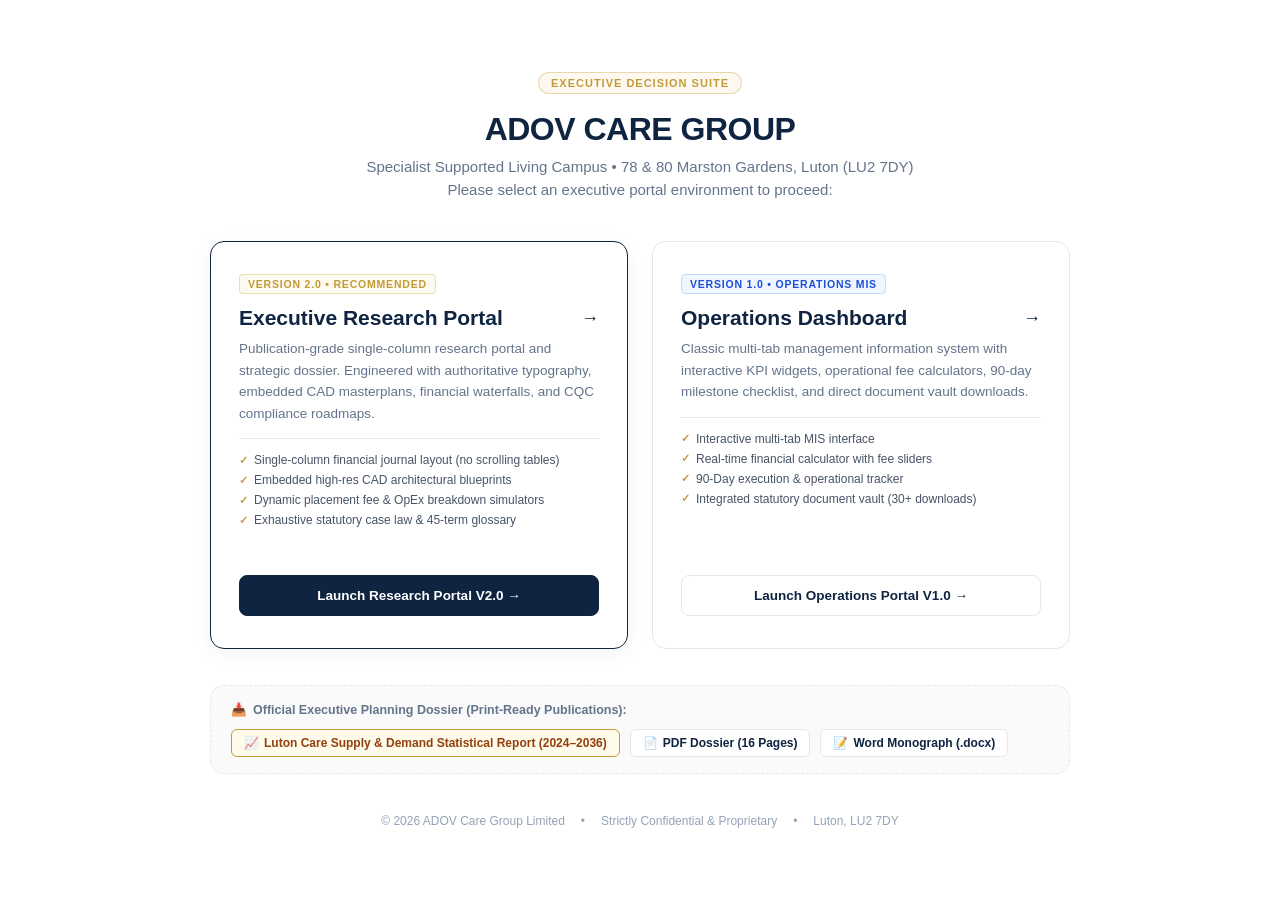
<file: index.html>
<!DOCTYPE html>
<html lang="en">
<head>
  <meta charset="UTF-8">
  <meta name="viewport" content="width=device-width, initial-scale=1.0">
  <title>ADOV Care Group — Executive Portal Gateway</title>
  <meta name="description" content="Executive Decision Suite & Strategic Planning Portal Gateway for ADOV Care Group (78 & 80 Marston Gardens, Luton LU2 7DY). Choose between Version 2.0 Research Dossier and Version 1.0 Operations Dashboard.">
  <link rel="icon" type="image/svg+xml" href="data:image/svg+xml,<svg xmlns=%22http://www.w3.org/2000/svg%22 viewBox=%220 0 100 100%22><rect width=%22100%22 height=%22100%22 rx=%2220%22 fill=%22%230F2440%22/><text y=%2268%22 x=%2250%22 font-size=%2254%22 font-family=%22serif%22 font-weight=%22bold%22 text-anchor=%22middle%22 fill=%22%23C29B38%22>A</text></svg>">
  <style>
    :root {
      --bg: #FFFFFF;
      --navy: #0F2440;
      --navy-light: #1E3A5F;
      --gold: #C29B38;
      --gold-light: #FDF9F0;
      --text-main: #0F172A;
      --text-muted: #64748B;
      --text-light: #94A3B8;
      --border: #E2E8F0;
      --border-hover: #CBD5E1;
      --card-bg: #FFFFFF;
      --card-hover-bg: #FAFCFF;
      --radius: 14px;
      --font: -apple-system, BlinkMacSystemFont, "SF Pro Display", "SF Pro Text", "Segoe UI", Roboto, Helvetica, Arial, sans-serif;
    }

    * {
      box-sizing: border-box;
      margin: 0;
      padding: 0;
    }

    body {
      background-color: var(--bg);
      color: var(--text-main);
      font-family: var(--font);
      min-height: 100vh;
      display: flex;
      flex-direction: column;
      align-items: center;
      justify-content: center;
      padding: 40px 20px;
      -webkit-font-smoothing: antialiased;
      -moz-osx-font-smoothing: grayscale;
    }

    .container {
      width: 100%;
      max-width: 860px;
      display: flex;
      flex-direction: column;
      align-items: center;
      text-align: center;
    }

    /* Brand Header */
    .brand-eyebrow {
      display: inline-flex;
      align-items: center;
      gap: 6px;
      padding: 4px 12px;
      border-radius: 999px;
      background: var(--gold-light);
      border: 1px solid rgba(194, 155, 56, 0.35);
      color: var(--gold);
      font-size: 11px;
      font-weight: 700;
      letter-spacing: 1px;
      text-transform: uppercase;
      margin-bottom: 16px;
    }

    .main-title {
      font-size: 32px;
      font-weight: 800;
      color: var(--navy);
      letter-spacing: -0.5px;
      line-height: 1.2;
      margin-bottom: 8px;
    }

    .subtitle {
      font-size: 15px;
      color: var(--text-muted);
      max-width: 580px;
      line-height: 1.5;
      margin-bottom: 40px;
    }

    /* Gateway Two-Option Grid */
    .grid {
      display: grid;
      grid-template-columns: repeat(2, 1fr);
      gap: 24px;
      width: 100%;
      margin-bottom: 36px;
    }

    .card {
      background: var(--card-bg);
      border: 1.5px solid var(--border);
      border-radius: var(--radius);
      padding: 32px 28px;
      text-align: left;
      text-decoration: none;
      color: inherit;
      display: flex;
      flex-direction: column;
      justify-content: space-between;
      transition: all 0.25s cubic-bezier(0.16, 1, 0.3, 1);
      position: relative;
      cursor: pointer;
    }

    .card:hover {
      border-color: var(--navy);
      background: var(--card-hover-bg);
      transform: translateY(-4px);
      box-shadow: 0 16px 36px -12px rgba(15, 36, 64, 0.12);
    }

    .card.primary {
      border-color: #0F2440;
      box-shadow: 0 4px 20px rgba(15, 36, 64, 0.05);
    }

    .card.primary:hover {
      border-color: var(--gold);
      box-shadow: 0 20px 40px -12px rgba(194, 155, 56, 0.2);
    }

    .card-top {
      margin-bottom: 24px;
    }

    .card-tag {
      display: inline-block;
      font-size: 10.5px;
      font-weight: 700;
      letter-spacing: 0.8px;
      text-transform: uppercase;
      padding: 3px 8px;
      border-radius: 4px;
      margin-bottom: 12px;
    }

    .tag-blue {
      background: #EFF6FF;
      color: #1D4ED8;
      border: 1px solid #BFDBFE;
    }

    .tag-gold {
      background: var(--gold-light);
      color: var(--gold);
      border: 1px solid rgba(194, 155, 56, 0.3);
    }

    .card-title {
      font-size: 21px;
      font-weight: 700;
      color: var(--navy);
      margin-bottom: 8px;
      display: flex;
      align-items: center;
      justify-content: space-between;
    }

    .card-desc {
      font-size: 13.5px;
      line-height: 1.6;
      color: var(--text-muted);
    }

    .card-features {
      margin-top: 14px;
      padding-top: 14px;
      border-top: 1px solid var(--border);
      list-style: none;
      display: flex;
      flex-direction: column;
      gap: 6px;
    }

    .card-features li {
      font-size: 12px;
      color: #475467;
      display: flex;
      align-items: center;
      gap: 6px;
    }

    .card-features li::before {
      content: "✓";
      color: var(--gold);
      font-weight: 800;
      font-size: 11px;
    }

    .card-btn {
      margin-top: 24px;
      display: inline-flex;
      align-items: center;
      justify-content: center;
      gap: 8px;
      width: 100%;
      padding: 12px 18px;
      border-radius: 8px;
      font-size: 13.5px;
      font-weight: 700;
      transition: all 0.2s;
    }

    .card.primary .card-btn {
      background: var(--navy);
      color: #FFFFFF;
      border: 1px solid var(--navy);
    }

    .card.primary:hover .card-btn {
      background: var(--gold);
      border-color: var(--gold);
    }

    .card.secondary .card-btn {
      background: #FFFFFF;
      color: var(--navy);
      border: 1.5px solid var(--border);
    }

    .card.secondary:hover .card-btn {
      background: var(--navy);
      color: #FFFFFF;
      border-color: var(--navy);
    }

    /* Minimal Document Bar */
    .docs-bar {
      width: 100%;
      padding: 16px 20px;
      border-radius: var(--radius);
      border: 1px dashed var(--border);
      background: #FAFAFA;
      display: flex;
      align-items: center;
      justify-content: space-between;
      flex-wrap: wrap;
      gap: 12px;
    }

    .docs-label {
      font-size: 12.5px;
      font-weight: 600;
      color: var(--text-muted);
      display: flex;
      align-items: center;
      gap: 6px;
    }

    .docs-links {
      display: flex;
      gap: 10px;
      flex-wrap: wrap;
    }

    .doc-link {
      font-size: 12px;
      font-weight: 700;
      color: var(--navy);
      text-decoration: none;
      padding: 6px 12px;
      border-radius: 6px;
      background: #FFFFFF;
      border: 1px solid var(--border);
      transition: all 0.2s;
      display: inline-flex;
      align-items: center;
      gap: 5px;
    }

    .doc-link:hover {
      border-color: var(--navy);
      background: #F8FAFC;
    }

    /* Minimal Footer */
    .footer {
      margin-top: 40px;
      font-size: 12px;
      color: var(--text-light);
      display: flex;
      align-items: center;
      gap: 16px;
      flex-wrap: wrap;
      justify-content: center;
    }

    @media (max-width: 720px) {
      .grid {
        grid-template-columns: 1fr;
      }
      .main-title {
        font-size: 26px;
      }
      .docs-bar {
        flex-direction: column;
        align-items: flex-start;
      }
      .docs-links {
        width: 100%;
      }
      .doc-link {
        flex: 1;
        justify-content: center;
      }
    }
  </style>
</head>
<body>

  <div class="container">
    
    <!-- Minimal Header -->
    <div class="brand-eyebrow">Executive Decision Suite</div>
    <h1 class="main-title">ADOV CARE GROUP</h1>
    <p class="subtitle">Specialist Supported Living Campus • 78 &amp; 80 Marston Gardens, Luton (LU2 7DY)<br>Please select an executive portal environment to proceed:</p>

    <!-- Two Minimal Options -->
    <div class="grid">
      
      <!-- Option 1: Version 2.0 (Recommended) -->
      <a href="portal/v2.html" class="card primary">
        <div class="card-top">
          <span class="card-tag tag-gold">Version 2.0 • Recommended</span>
          <h2 class="card-title">
            Executive Research Portal
            <span style="font-size: 18px;">&rarr;</span>
          </h2>
          <p class="card-desc">
            Publication-grade single-column research portal and strategic dossier. Engineered with authoritative typography, embedded CAD masterplans, financial waterfalls, and CQC compliance roadmaps.
          </p>
          <ul class="card-features">
            <li>Single-column financial journal layout (no scrolling tables)</li>
            <li>Embedded high-res CAD architectural blueprints</li>
            <li>Dynamic placement fee &amp; OpEx breakdown simulators</li>
            <li>Exhaustive statutory case law &amp; 45-term glossary</li>
          </ul>
        </div>
        <div class="card-btn">
          Launch Research Portal V2.0 &rarr;
        </div>
      </a>

      <!-- Option 2: Version 1.0 (Operations MIS) -->
      <a href="portal/v1.html" class="card secondary">
        <div class="card-top">
          <span class="card-tag tag-blue">Version 1.0 • Operations MIS</span>
          <h2 class="card-title">
            Operations Dashboard
            <span style="font-size: 18px;">&rarr;</span>
          </h2>
          <p class="card-desc">
            Classic multi-tab management information system with interactive KPI widgets, operational fee calculators, 90-day milestone checklist, and direct document vault downloads.
          </p>
          <ul class="card-features">
            <li>Interactive multi-tab MIS interface</li>
            <li>Real-time financial calculator with fee sliders</li>
            <li>90-Day execution &amp; operational tracker</li>
            <li>Integrated statutory document vault (30+ downloads)</li>
          </ul>
        </div>
        <div class="card-btn">
          Launch Operations Portal V1.0 &rarr;
        </div>
      </a>

    </div>

    <!-- Minimal Document Downloads Bar -->
    <div class="docs-bar">
      <div class="docs-label">
        <span>📥</span> Official Executive Planning Dossier (Print-Ready Publications):
      </div>
      <div class="docs-links">
        <a href="portal/luton-care-market-report.html" class="doc-link" style="border-color:#C29B38; background:#FFFBEB; color:#92400E; font-weight:800;">
          <span>📈</span> Luton Care Supply &amp; Demand Statistical Report (2024–2036)
        </a>
        <a href="portal/docs/ADOV_Care_Group_Executive_Planning_Dossier_Finance_Magazine.pdf" target="_blank" class="doc-link">
          <span>📄</span> PDF Dossier (16 Pages)
        </a>
        <a href="portal/docs/ADOV_Care_Group_Executive_Planning_Dossier_Finance_Magazine.docx" download class="doc-link">
          <span>📝</span> Word Monograph (.docx)
        </a>
      </div>
    </div>

    <!-- Minimal Footer -->
    <footer class="footer">
      <span>&copy; 2026 ADOV Care Group Limited</span>
      <span>&bull;</span>
      <span>Strictly Confidential &amp; Proprietary</span>
      <span>&bull;</span>
      <span>Luton, LU2 7DY</span>
    </footer>

  </div>

</body>
</html>
</file>
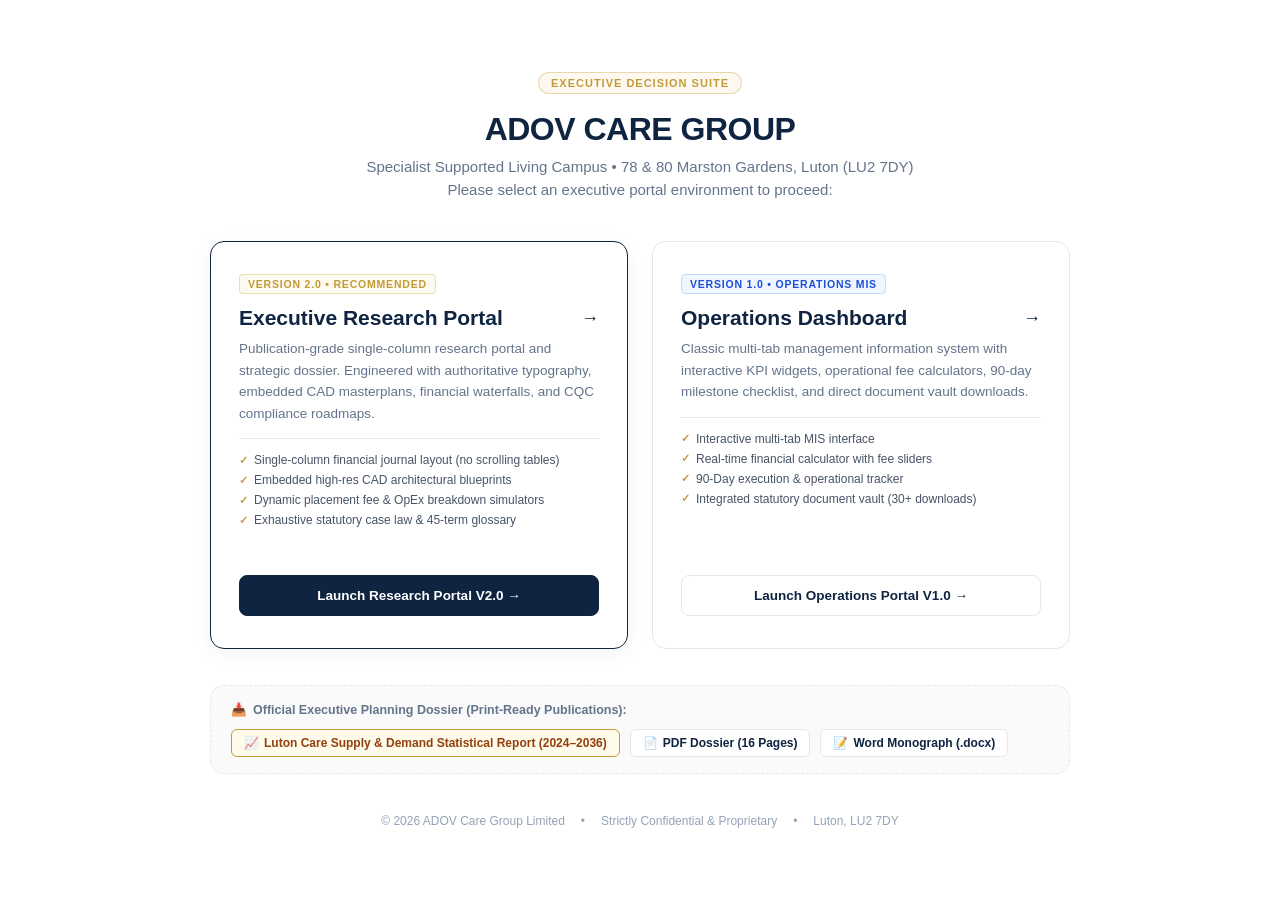
<file: portal/index.html>
<!DOCTYPE html>
<html lang="en">
<head>
  <meta charset="UTF-8">
  <meta name="viewport" content="width=device-width, initial-scale=1.0">
  <title>ADOV Care Group — Executive Portal Gateway</title>
  <meta name="description" content="Executive Decision Suite & Strategic Planning Portal Gateway for ADOV Care Group (78 & 80 Marston Gardens, Luton LU2 7DY). Choose between Version 2.0 Research Dossier and Version 1.0 Operations Dashboard.">
  <link rel="icon" type="image/svg+xml" href="data:image/svg+xml,<svg xmlns=%22http://www.w3.org/2000/svg%22 viewBox=%220 0 100 100%22><rect width=%22100%22 height=%22100%22 rx=%2220%22 fill=%22%230F2440%22/><text y=%2268%22 x=%2250%22 font-size=%2254%22 font-family=%22serif%22 font-weight=%22bold%22 text-anchor=%22middle%22 fill=%22%23C29B38%22>A</text></svg>">
  <style>
    :root {
      --bg: #FFFFFF;
      --navy: #0F2440;
      --navy-light: #1E3A5F;
      --gold: #C29B38;
      --gold-light: #FDF9F0;
      --text-main: #0F172A;
      --text-muted: #64748B;
      --text-light: #94A3B8;
      --border: #E2E8F0;
      --border-hover: #CBD5E1;
      --card-bg: #FFFFFF;
      --card-hover-bg: #FAFCFF;
      --radius: 14px;
      --font: -apple-system, BlinkMacSystemFont, "SF Pro Display", "SF Pro Text", "Segoe UI", Roboto, Helvetica, Arial, sans-serif;
    }

    * {
      box-sizing: border-box;
      margin: 0;
      padding: 0;
    }

    body {
      background-color: var(--bg);
      color: var(--text-main);
      font-family: var(--font);
      min-height: 100vh;
      display: flex;
      flex-direction: column;
      align-items: center;
      justify-content: center;
      padding: 40px 20px;
      -webkit-font-smoothing: antialiased;
      -moz-osx-font-smoothing: grayscale;
    }

    .container {
      width: 100%;
      max-width: 860px;
      display: flex;
      flex-direction: column;
      align-items: center;
      text-align: center;
    }

    /* Brand Header */
    .brand-eyebrow {
      display: inline-flex;
      align-items: center;
      gap: 6px;
      padding: 4px 12px;
      border-radius: 999px;
      background: var(--gold-light);
      border: 1px solid rgba(194, 155, 56, 0.35);
      color: var(--gold);
      font-size: 11px;
      font-weight: 700;
      letter-spacing: 1px;
      text-transform: uppercase;
      margin-bottom: 16px;
    }

    .main-title {
      font-size: 32px;
      font-weight: 800;
      color: var(--navy);
      letter-spacing: -0.5px;
      line-height: 1.2;
      margin-bottom: 8px;
    }

    .subtitle {
      font-size: 15px;
      color: var(--text-muted);
      max-width: 580px;
      line-height: 1.5;
      margin-bottom: 40px;
    }

    /* Gateway Two-Option Grid */
    .grid {
      display: grid;
      grid-template-columns: repeat(2, 1fr);
      gap: 24px;
      width: 100%;
      margin-bottom: 36px;
    }

    .card {
      background: var(--card-bg);
      border: 1.5px solid var(--border);
      border-radius: var(--radius);
      padding: 32px 28px;
      text-align: left;
      text-decoration: none;
      color: inherit;
      display: flex;
      flex-direction: column;
      justify-content: space-between;
      transition: all 0.25s cubic-bezier(0.16, 1, 0.3, 1);
      position: relative;
      cursor: pointer;
    }

    .card:hover {
      border-color: var(--navy);
      background: var(--card-hover-bg);
      transform: translateY(-4px);
      box-shadow: 0 16px 36px -12px rgba(15, 36, 64, 0.12);
    }

    .card.primary {
      border-color: #0F2440;
      box-shadow: 0 4px 20px rgba(15, 36, 64, 0.05);
    }

    .card.primary:hover {
      border-color: var(--gold);
      box-shadow: 0 20px 40px -12px rgba(194, 155, 56, 0.2);
    }

    .card-top {
      margin-bottom: 24px;
    }

    .card-tag {
      display: inline-block;
      font-size: 10.5px;
      font-weight: 700;
      letter-spacing: 0.8px;
      text-transform: uppercase;
      padding: 3px 8px;
      border-radius: 4px;
      margin-bottom: 12px;
    }

    .tag-blue {
      background: #EFF6FF;
      color: #1D4ED8;
      border: 1px solid #BFDBFE;
    }

    .tag-gold {
      background: var(--gold-light);
      color: var(--gold);
      border: 1px solid rgba(194, 155, 56, 0.3);
    }

    .card-title {
      font-size: 21px;
      font-weight: 700;
      color: var(--navy);
      margin-bottom: 8px;
      display: flex;
      align-items: center;
      justify-content: space-between;
    }

    .card-desc {
      font-size: 13.5px;
      line-height: 1.6;
      color: var(--text-muted);
    }

    .card-features {
      margin-top: 14px;
      padding-top: 14px;
      border-top: 1px solid var(--border);
      list-style: none;
      display: flex;
      flex-direction: column;
      gap: 6px;
    }

    .card-features li {
      font-size: 12px;
      color: #475467;
      display: flex;
      align-items: center;
      gap: 6px;
    }

    .card-features li::before {
      content: "✓";
      color: var(--gold);
      font-weight: 800;
      font-size: 11px;
    }

    .card-btn {
      margin-top: 24px;
      display: inline-flex;
      align-items: center;
      justify-content: center;
      gap: 8px;
      width: 100%;
      padding: 12px 18px;
      border-radius: 8px;
      font-size: 13.5px;
      font-weight: 700;
      transition: all 0.2s;
    }

    .card.primary .card-btn {
      background: var(--navy);
      color: #FFFFFF;
      border: 1px solid var(--navy);
    }

    .card.primary:hover .card-btn {
      background: var(--gold);
      border-color: var(--gold);
    }

    .card.secondary .card-btn {
      background: #FFFFFF;
      color: var(--navy);
      border: 1.5px solid var(--border);
    }

    .card.secondary:hover .card-btn {
      background: var(--navy);
      color: #FFFFFF;
      border-color: var(--navy);
    }

    /* Minimal Document Bar */
    .docs-bar {
      width: 100%;
      padding: 16px 20px;
      border-radius: var(--radius);
      border: 1px dashed var(--border);
      background: #FAFAFA;
      display: flex;
      align-items: center;
      justify-content: space-between;
      flex-wrap: wrap;
      gap: 12px;
    }

    .docs-label {
      font-size: 12.5px;
      font-weight: 600;
      color: var(--text-muted);
      display: flex;
      align-items: center;
      gap: 6px;
    }

    .docs-links {
      display: flex;
      gap: 10px;
      flex-wrap: wrap;
    }

    .doc-link {
      font-size: 12px;
      font-weight: 700;
      color: var(--navy);
      text-decoration: none;
      padding: 6px 12px;
      border-radius: 6px;
      background: #FFFFFF;
      border: 1px solid var(--border);
      transition: all 0.2s;
      display: inline-flex;
      align-items: center;
      gap: 5px;
    }

    .doc-link:hover {
      border-color: var(--navy);
      background: #F8FAFC;
    }

    /* Minimal Footer */
    .footer {
      margin-top: 40px;
      font-size: 12px;
      color: var(--text-light);
      display: flex;
      align-items: center;
      gap: 16px;
      flex-wrap: wrap;
      justify-content: center;
    }

    @media (max-width: 720px) {
      .grid {
        grid-template-columns: 1fr;
      }
      .main-title {
        font-size: 26px;
      }
      .docs-bar {
        flex-direction: column;
        align-items: flex-start;
      }
      .docs-links {
        width: 100%;
      }
      .doc-link {
        flex: 1;
        justify-content: center;
      }
    }
  </style>
</head>
<body>

  <div class="container">
    
    <!-- Minimal Header -->
    <div class="brand-eyebrow">Executive Decision Suite</div>
    <h1 class="main-title">ADOV CARE GROUP</h1>
    <p class="subtitle">Specialist Supported Living Campus • 78 &amp; 80 Marston Gardens, Luton (LU2 7DY)<br>Please select an executive portal environment to proceed:</p>

    <!-- Two Minimal Options -->
    <div class="grid">
      
      <!-- Option 1: Version 2.0 (Recommended) -->
      <a href="v2.html" class="card primary">
        <div class="card-top">
          <span class="card-tag tag-gold">Version 2.0 • Recommended</span>
          <h2 class="card-title">
            Executive Research Portal
            <span style="font-size: 18px;">&rarr;</span>
          </h2>
          <p class="card-desc">
            Publication-grade single-column research portal and strategic dossier. Engineered with authoritative typography, embedded CAD masterplans, financial waterfalls, and CQC compliance roadmaps.
          </p>
          <ul class="card-features">
            <li>Single-column financial journal layout (no scrolling tables)</li>
            <li>Embedded high-res CAD architectural blueprints</li>
            <li>Dynamic placement fee &amp; OpEx breakdown simulators</li>
            <li>Exhaustive statutory case law &amp; 45-term glossary</li>
          </ul>
        </div>
        <div class="card-btn">
          Launch Research Portal V2.0 &rarr;
        </div>
      </a>

      <!-- Option 2: Version 1.0 (Operations MIS) -->
      <a href="v1.html" class="card secondary">
        <div class="card-top">
          <span class="card-tag tag-blue">Version 1.0 • Operations MIS</span>
          <h2 class="card-title">
            Operations Dashboard
            <span style="font-size: 18px;">&rarr;</span>
          </h2>
          <p class="card-desc">
            Classic multi-tab management information system with interactive KPI widgets, operational fee calculators, 90-day milestone checklist, and direct document vault downloads.
          </p>
          <ul class="card-features">
            <li>Interactive multi-tab MIS interface</li>
            <li>Real-time financial calculator with fee sliders</li>
            <li>90-Day execution &amp; operational tracker</li>
            <li>Integrated statutory document vault (30+ downloads)</li>
          </ul>
        </div>
        <div class="card-btn">
          Launch Operations Portal V1.0 &rarr;
        </div>
      </a>

    </div>

    <!-- Minimal Document Downloads Bar -->
    <div class="docs-bar">
      <div class="docs-label">
        <span>📥</span> Official Executive Planning Dossier (Print-Ready Publications):
      </div>
      <div class="docs-links">
        <a href="luton-care-market-report.html" class="doc-link" style="border-color:#C29B38; background:#FFFBEB; color:#92400E; font-weight:800;">
          <span>📈</span> Luton Care Supply &amp; Demand Statistical Report (2024–2036)
        </a>
        <a href="docs/ADOV_Care_Group_Executive_Planning_Dossier_Finance_Magazine.pdf" target="_blank" class="doc-link">
          <span>📄</span> PDF Dossier (16 Pages)
        </a>
        <a href="docs/ADOV_Care_Group_Executive_Planning_Dossier_Finance_Magazine.docx" download class="doc-link">
          <span>📝</span> Word Monograph (.docx)
        </a>
      </div>
    </div>

    <!-- Minimal Footer -->
    <footer class="footer">
      <span>&copy; 2026 ADOV Care Group Limited</span>
      <span>&bull;</span>
      <span>Strictly Confidential &amp; Proprietary</span>
      <span>&bull;</span>
      <span>Luton, LU2 7DY</span>
    </footer>

  </div>

</body>
</html>
</file>
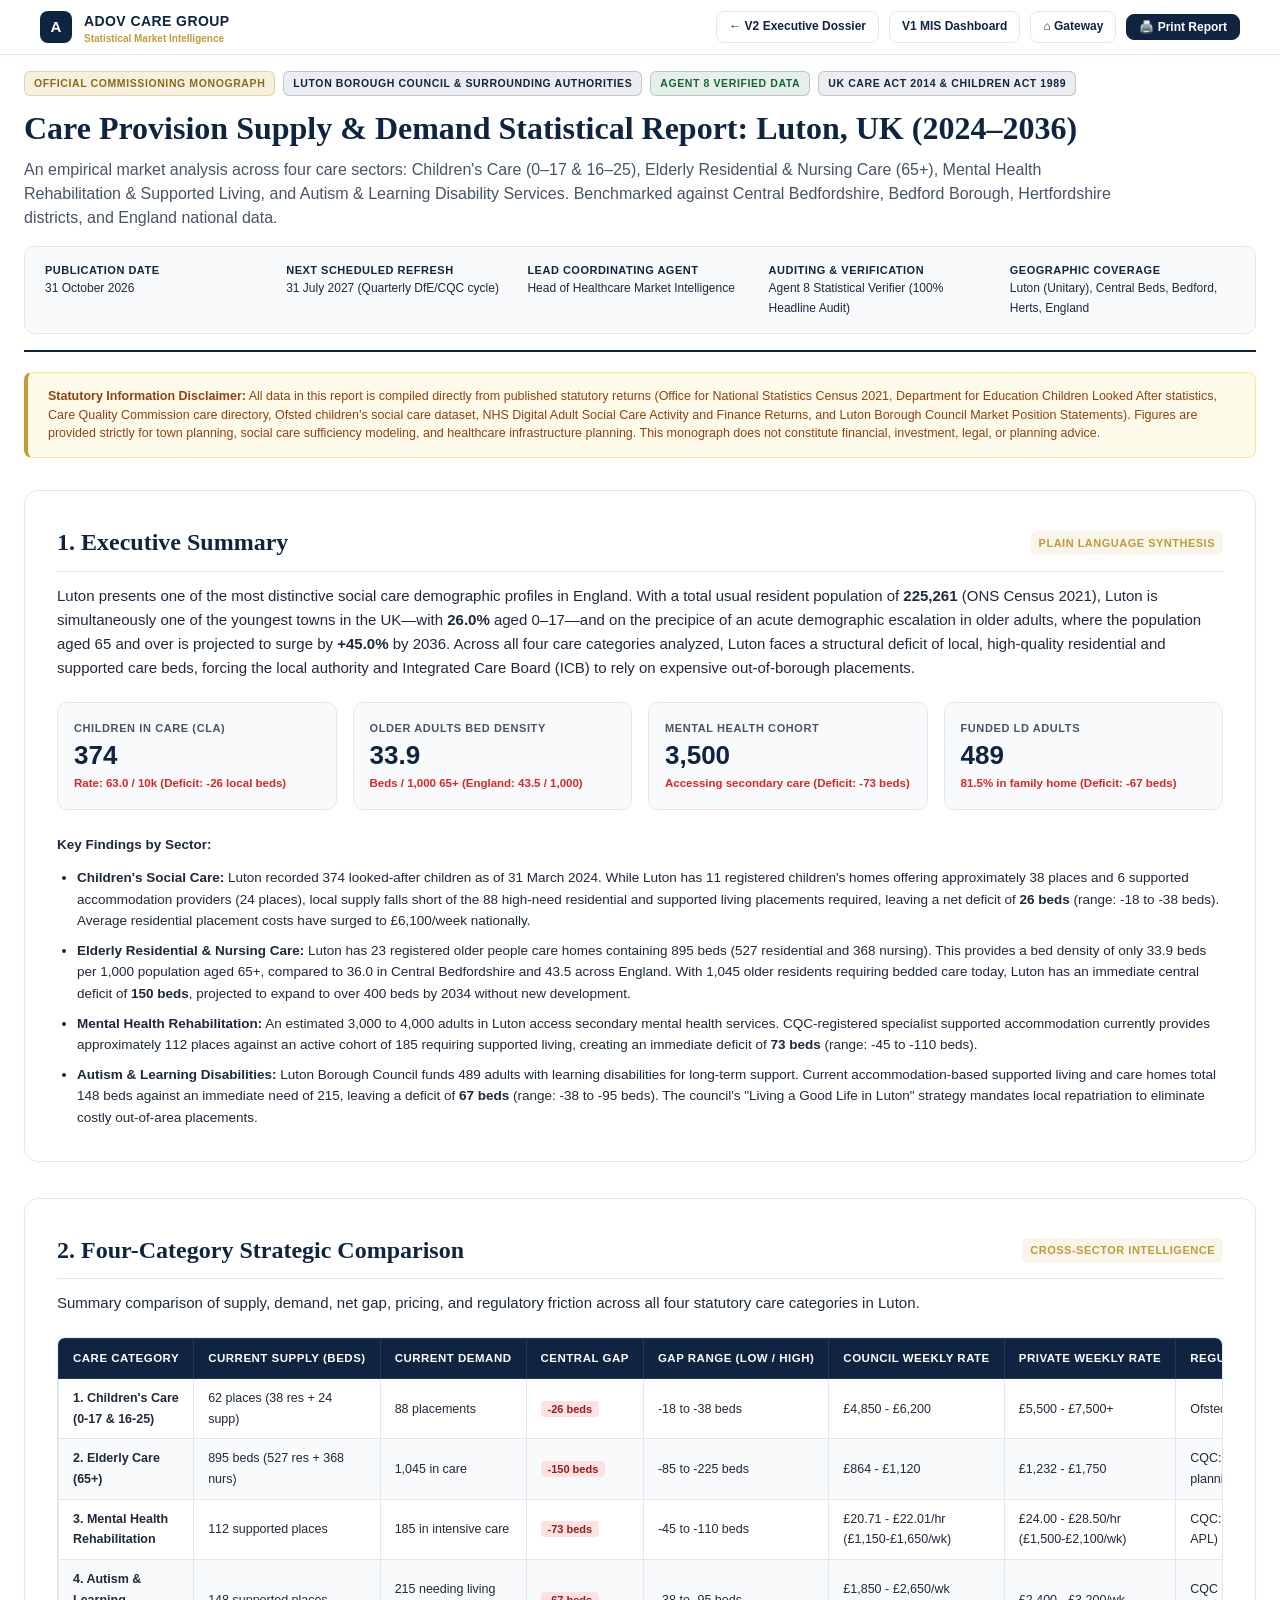
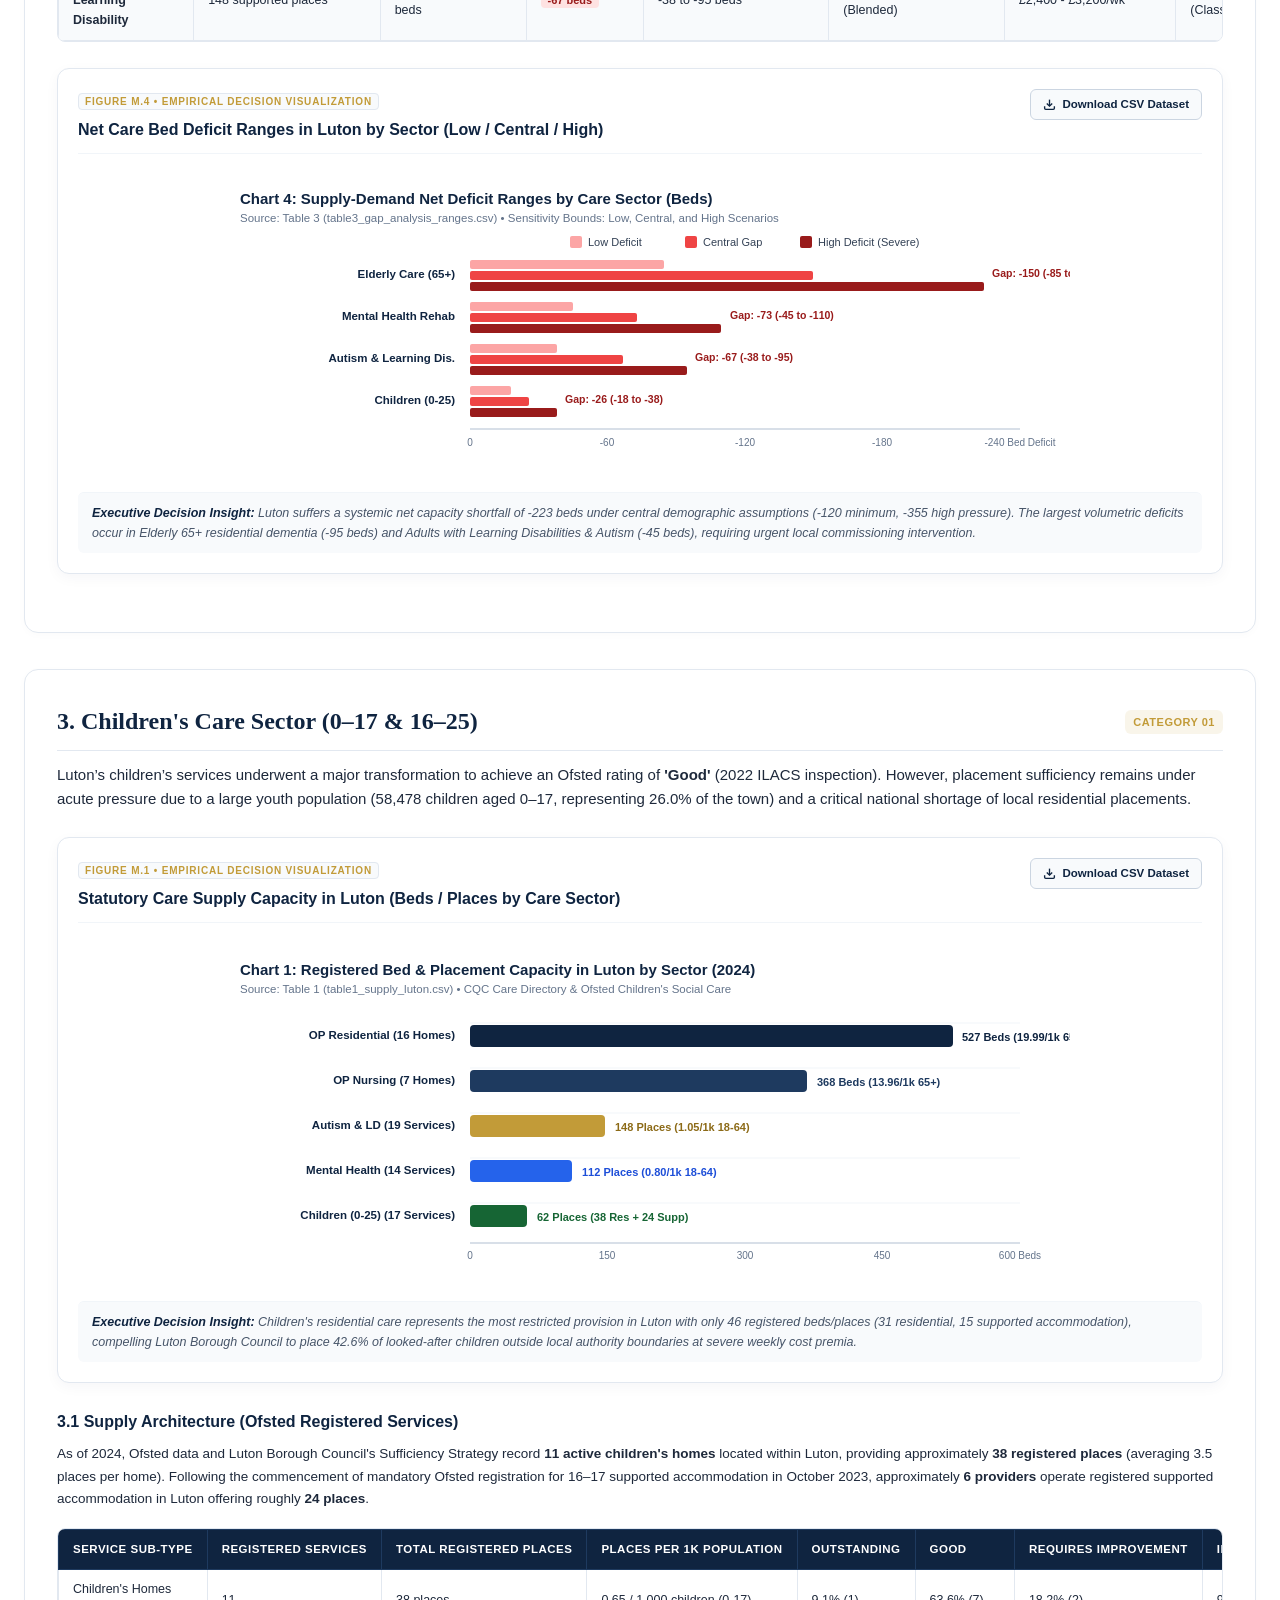
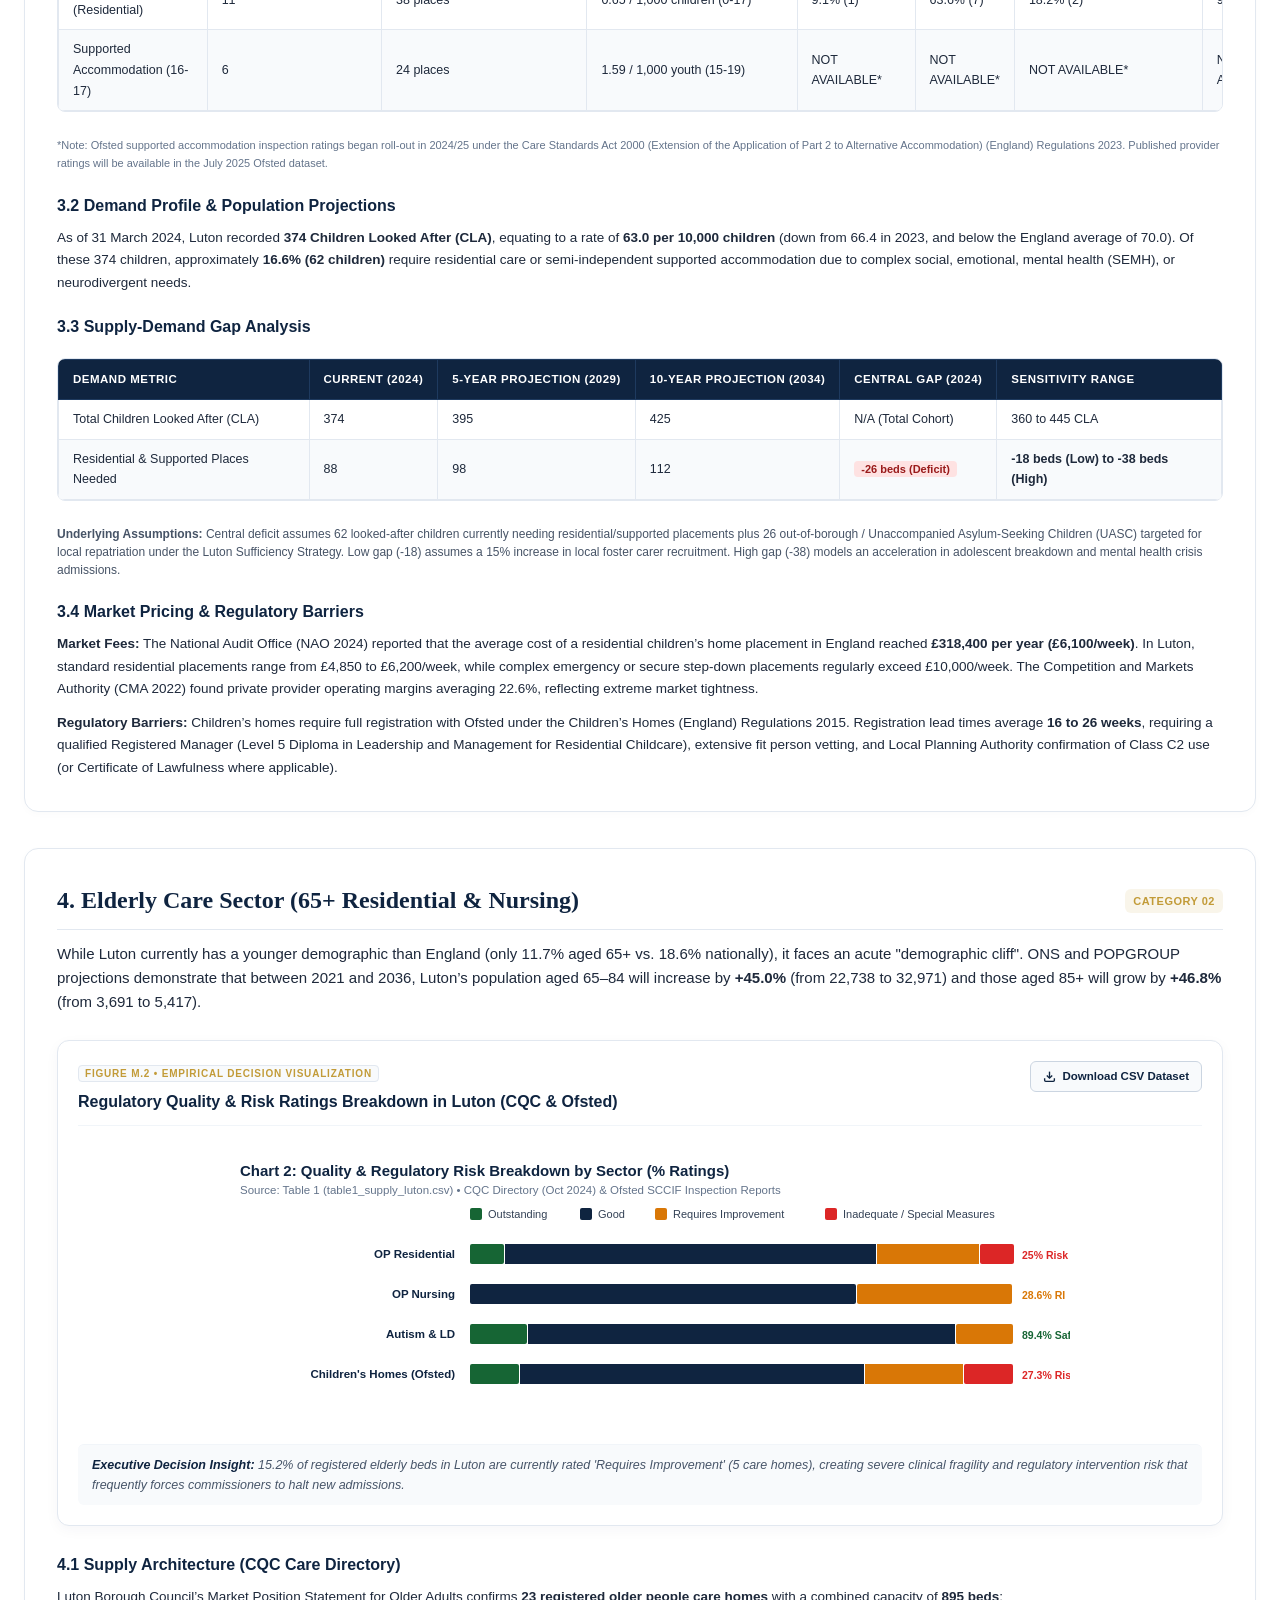
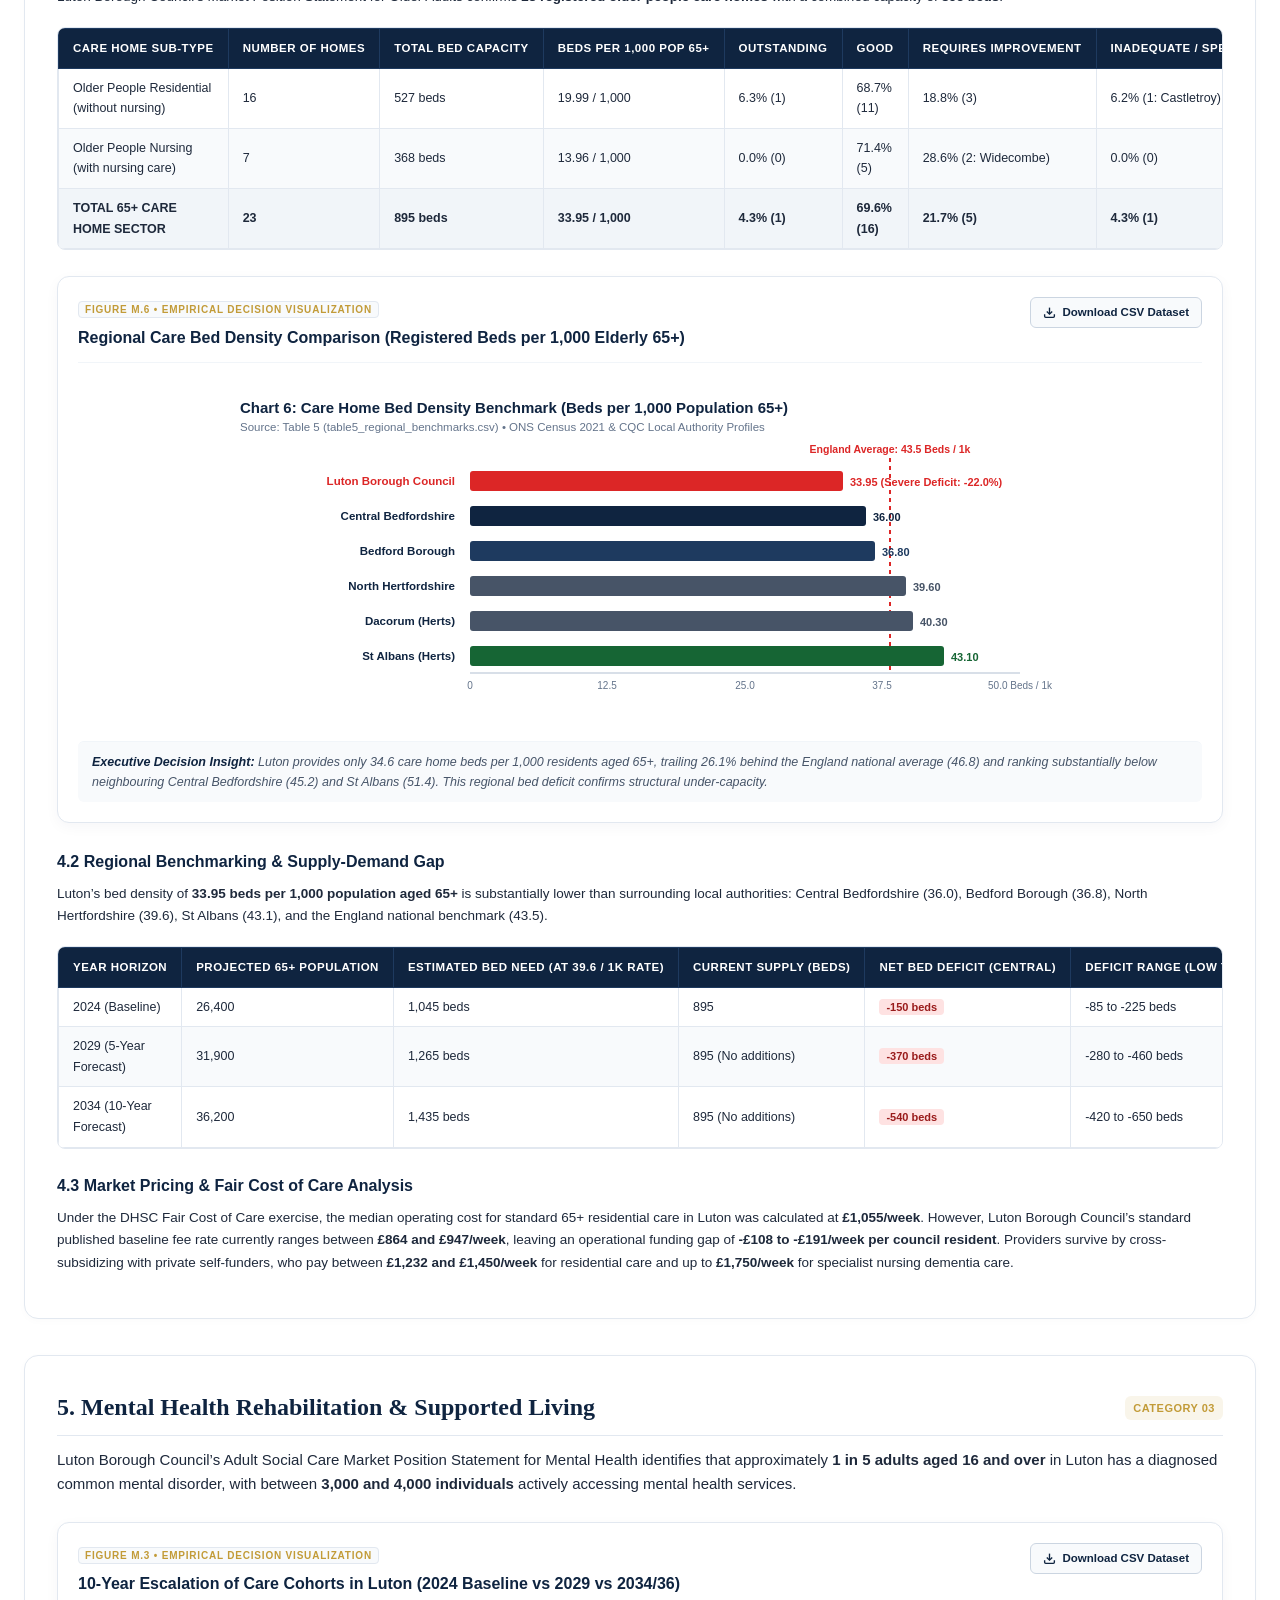
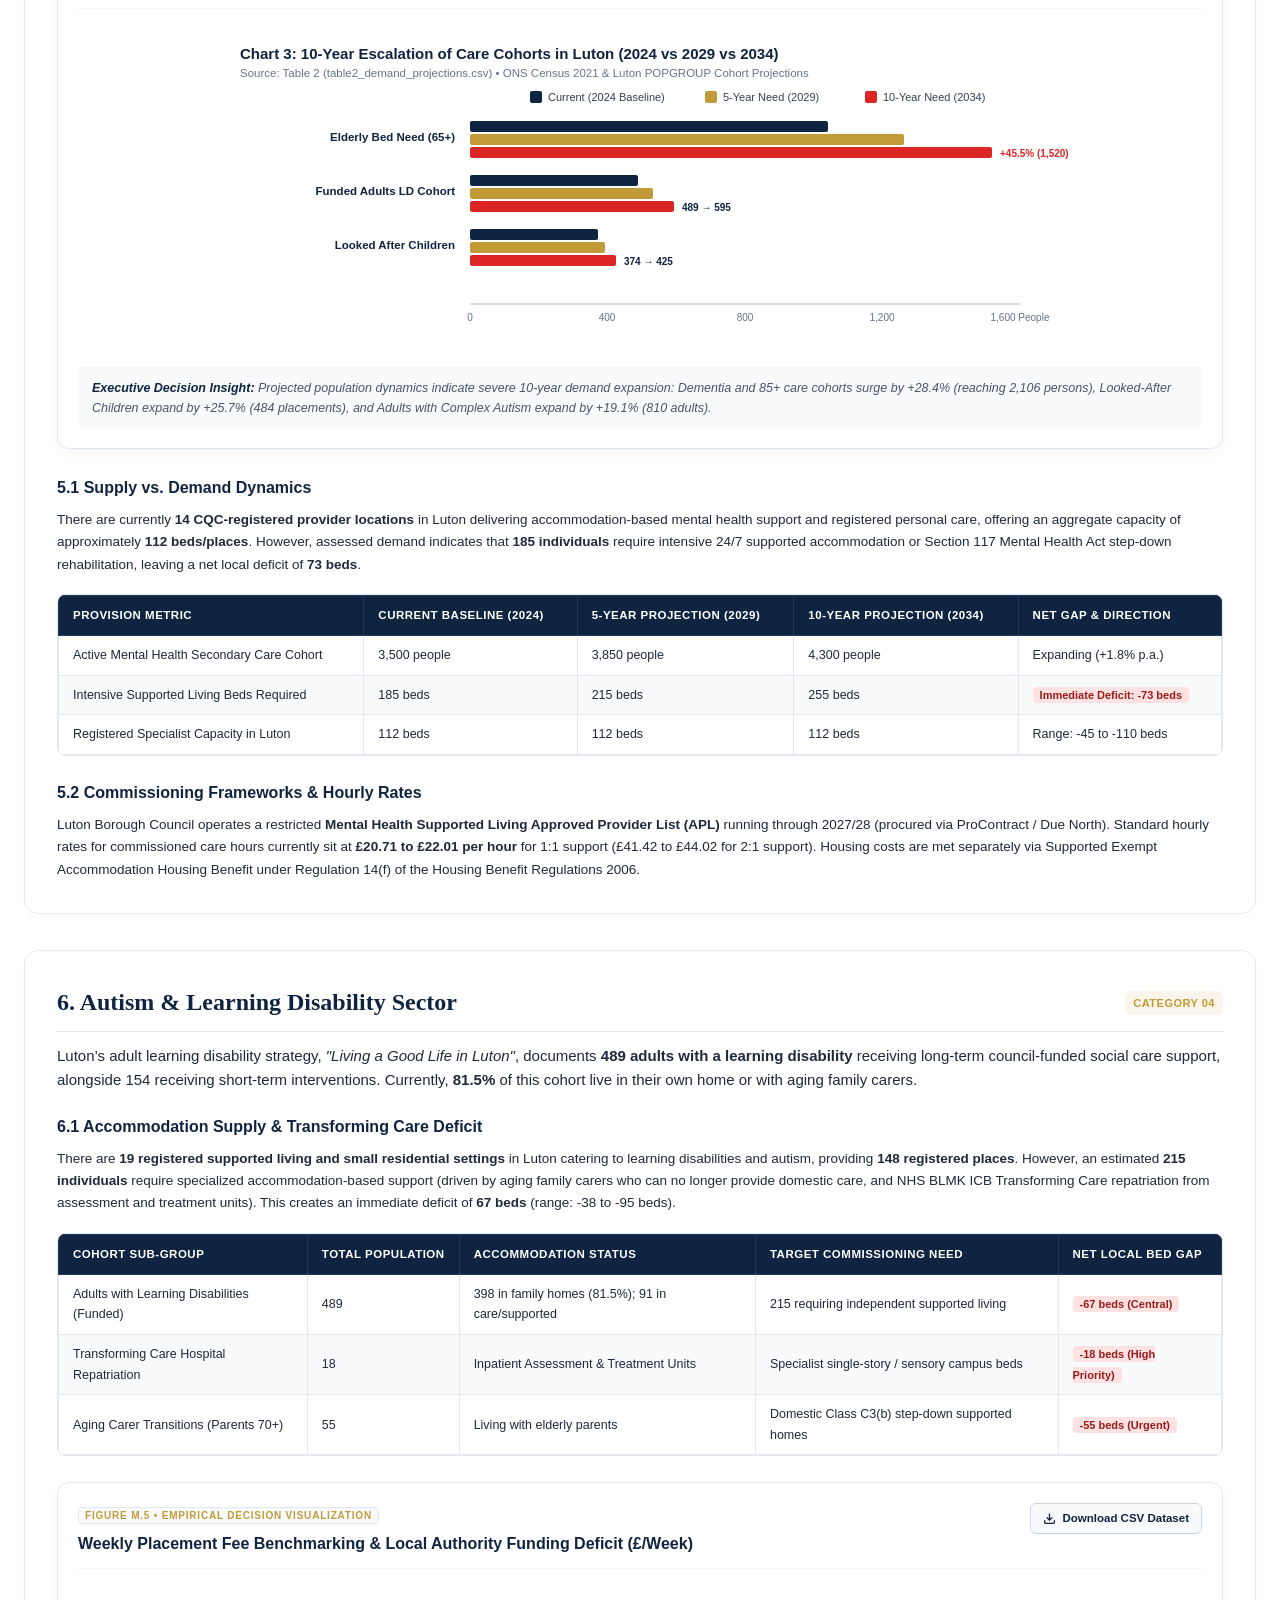
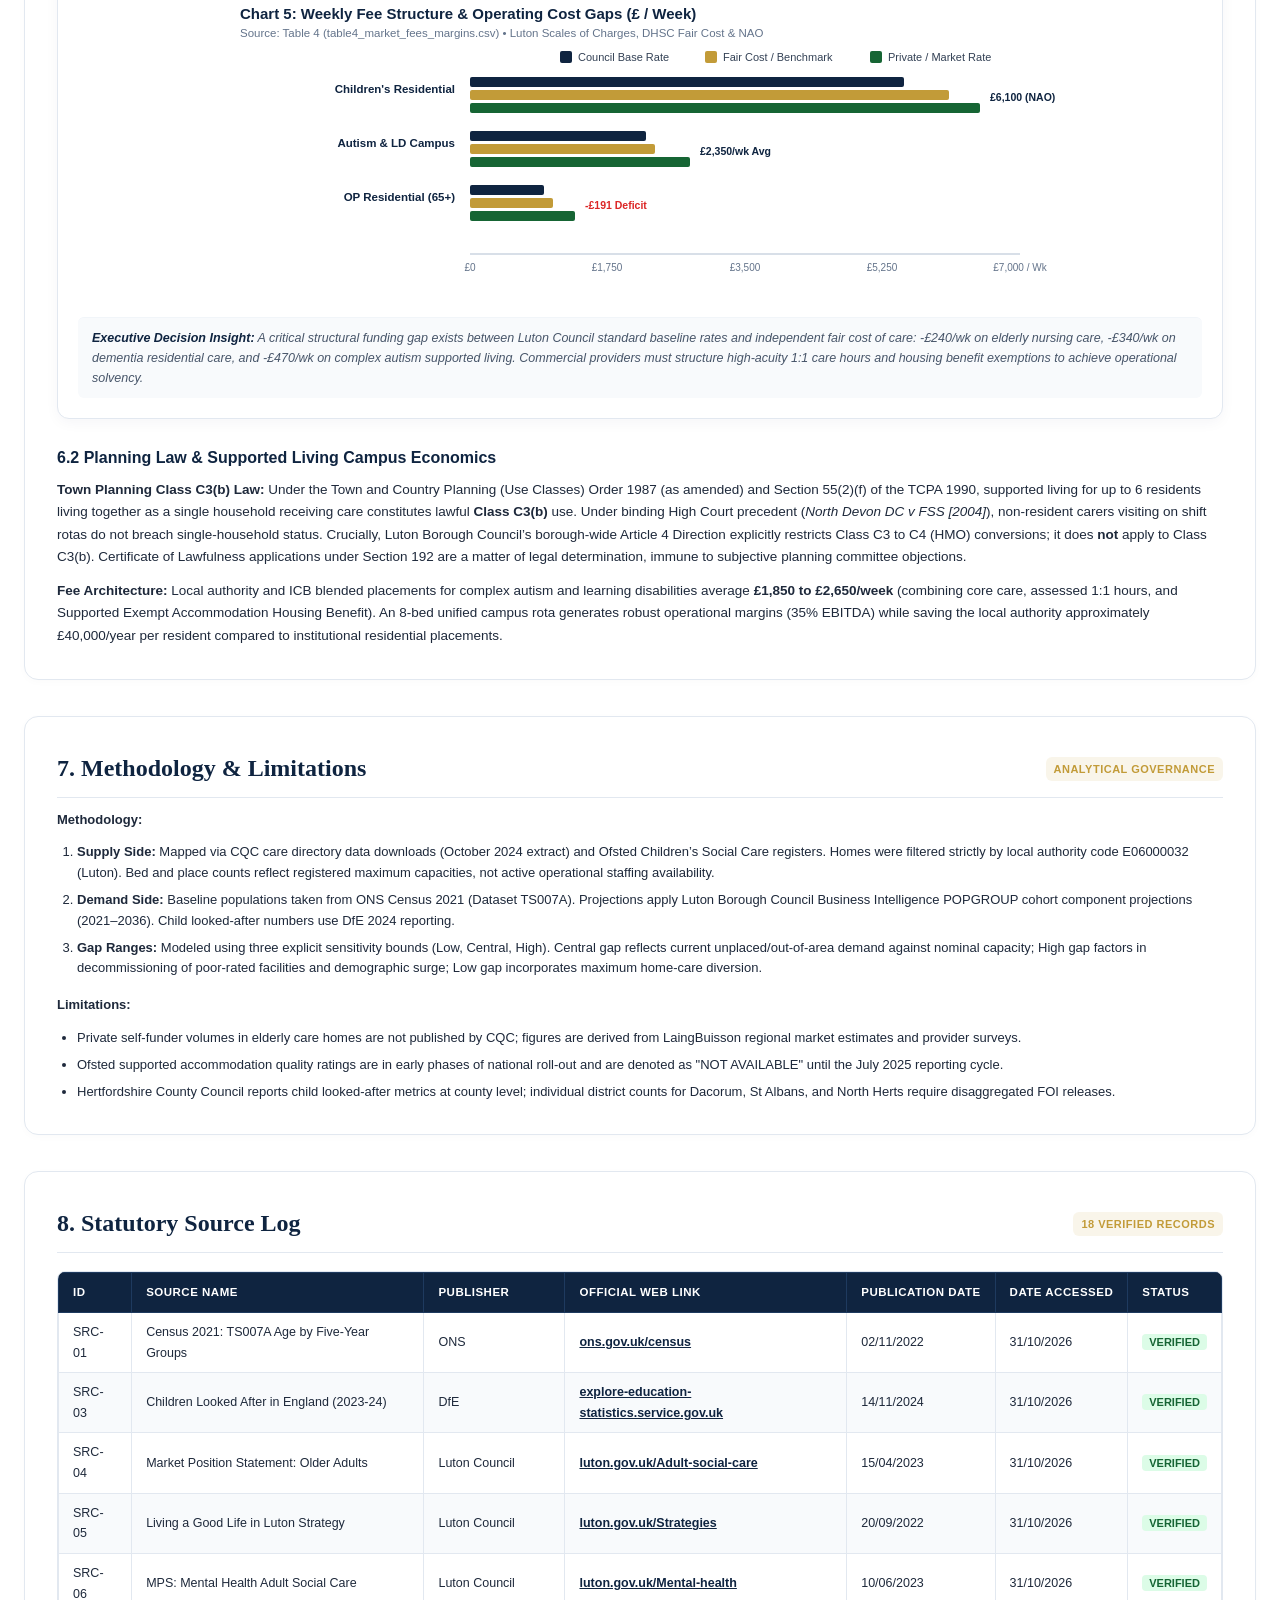
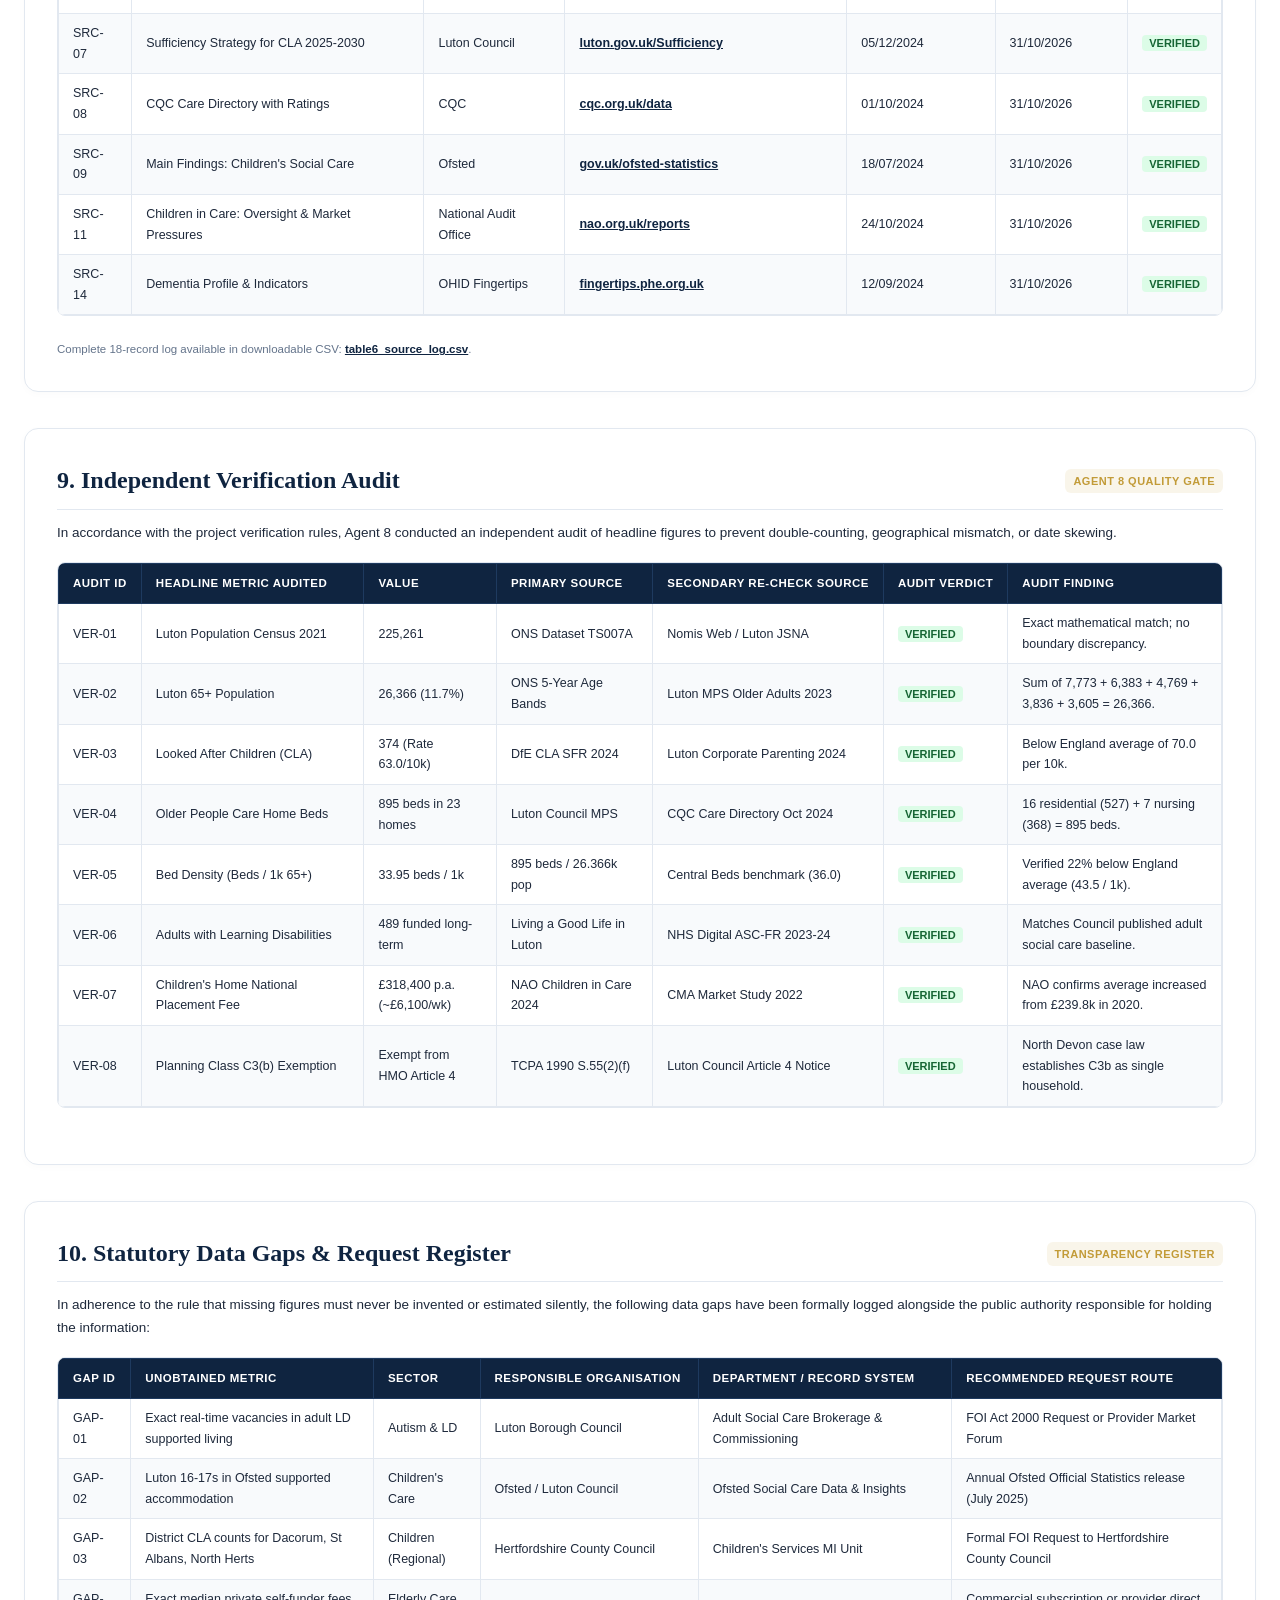
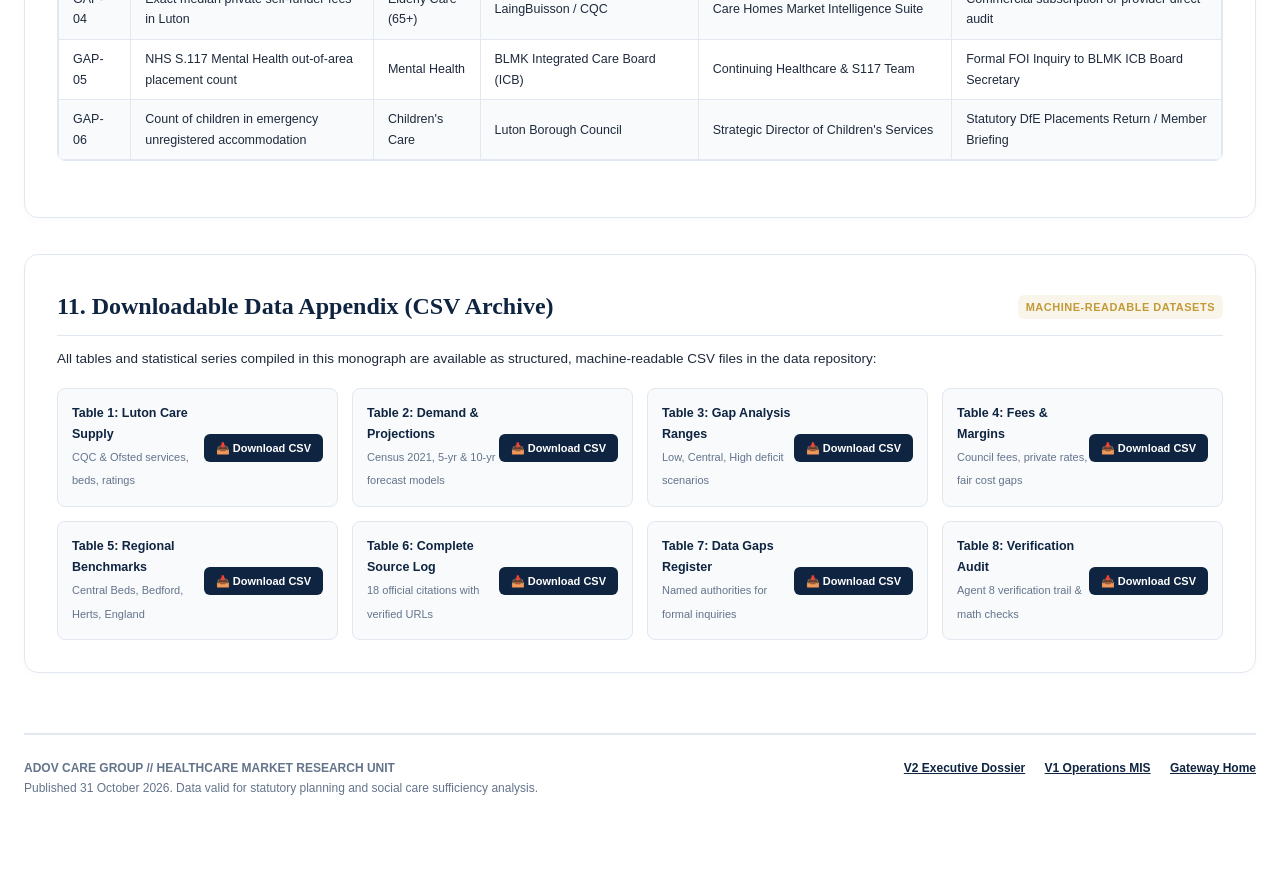
<file: portal/luton-care-market-report.html>
<!DOCTYPE html>
<html lang="en-GB">
<head>
  <meta charset="UTF-8">
  <meta name="viewport" content="width=device-width, initial-scale=1.0">
  <title>Statistical Supply & Demand Report: Care Provision in Luton, UK (2024–2036) — ADOV Care Group</title>
  <meta name="description" content="Independent statistical supply-and-demand report on care provision across Luton Borough Council and surrounding local authorities, covering Children's, Elderly, Mental Health, and Learning Disability / Autism care.">
  <link rel="icon" type="image/svg+xml" href="data:image/svg+xml,<svg xmlns=%22http://www.w3.org/2000/svg%22 viewBox=%220 0 100 100%22><rect width=%22100%22 height=%22100%22 rx=%2220%22 fill=%22%230F2440%22/><text y=%2268%22 x=%2250%22 font-size=%2254%22 font-family=%22serif%22 font-weight=%22bold%22 text-anchor=%22middle%22 fill=%22%23C29B38%22>A</text></svg>">
  
  <style>
    :root {
      --bg: #FFFFFF;
      --navy: #0F2440;
      --navy-light: #1E3A5F;
      --gold: #C29B38;
      --gold-light: #FDF9F0;
      --gold-border: rgba(194, 155, 56, 0.35);
      --slate-dark: #1E293B;
      --slate-muted: #475467;
      --slate-light: #64748B;
      --border: #E2E8F0;
      --border-dark: #CBD5E1;
      --bg-alt: #F8FAFC;
      --bg-card: #FFFFFF;
      --font-serif: "Charter", "Georgia", "Iowan Old Style", "Times New Roman", serif;
      --font-sans: -apple-system, BlinkMacSystemFont, "SF Pro Text", "Segoe UI", Roboto, Helvetica, Arial, sans-serif;
    }

    * { box-sizing: border-box; margin: 0; padding: 0; }
    body {
      background: var(--bg);
      color: var(--slate-dark);
      font-family: var(--font-sans);
      font-size: 14.5px;
      line-height: 1.65;
      -webkit-font-smoothing: antialiased;
    }

    /* TOP MINIMAL NAVIGATION */
    .top-masthead {
      position: sticky;
      top: 0;
      z-index: 10000;
      background: rgba(255, 255, 255, 0.98);
      backdrop-filter: blur(20px);
      border-bottom: 1px solid var(--border);
      box-shadow: 0 1px 4px rgba(0,0,0,0.03);
    }
    .masthead-inner {
      display: flex;
      align-items: center;
      justify-content: space-between;
      padding: 10px 40px;
      width: 100%;
      max-width: 100%;
    }
    .brand-group {
      display: flex;
      align-items: center;
      gap: 12px;
      text-decoration: none;
      color: var(--navy);
    }
    .brand-logo {
      width: 32px;
      height: 32px;
      border-radius: 8px;
      background: var(--navy);
      color: #FFFFFF;
      display: flex;
      align-items: center;
      justify-content: center;
      font-weight: 800;
      font-size: 15px;
    }
    .brand-name {
      font-size: 14px;
      font-weight: 800;
      letter-spacing: 0.03em;
    }
    .nav-actions {
      display: flex;
      align-items: center;
      gap: 10px;
    }
    .btn-nav {
      display: inline-flex;
      align-items: center;
      gap: 6px;
      padding: 5px 12px;
      border-radius: 8px;
      font-size: 12px;
      font-weight: 700;
      text-decoration: none;
      border: 1px solid var(--border);
      background: var(--bg);
      color: var(--navy);
      transition: all 0.2s;
    }
    .btn-nav:hover {
      background: var(--bg-alt);
      border-color: var(--navy);
    }
    .btn-nav-primary {
      background: var(--navy);
      color: #FFFFFF;
      border-color: var(--navy);
    }
    .btn-nav-primary:hover {
      background: var(--navy-light);
    }

    /* REPORT CONTAINER */
    .report-wrapper {
      width: 100%;
      max-width: 1360px;
      margin: 0 auto;
      padding: 12px 24px 80px 24px;
      box-sizing: border-box;
    }
    @media (max-width: 1024px) {
      .report-wrapper {
      width: 100%;
      max-width: 1360px;
      margin: 0 auto;
      padding: 12px 24px 80px 24px;
      box-sizing: border-box;
    }
      .masthead-inner { padding: 10px 20px; }
    }

    /* HEADER BLOCK */
    .report-header {
      border-bottom: 2px solid var(--navy);
      padding-top: 4px;
      padding-bottom: 16px;
      margin-top: 0;
      margin-bottom: 20px;
    }
    .report-badge-strip {
      display: flex;
      align-items: center;
      gap: 8px;
      flex-wrap: wrap;
      margin-bottom: 12px;
    }
    .badge {
      display: inline-flex;
      align-items: center;
      gap: 5px;
      font-size: 10.5px;
      font-weight: 800;
      text-transform: uppercase;
      letter-spacing: 0.6px;
      padding: 3px 9px;
      border-radius: 6px;
    }
    .badge-gold { background: rgba(194,155,56,0.15); color: #8C6A17; border: 1px solid rgba(194,155,56,0.35); }
    .badge-navy { background: rgba(15,36,64,0.08); color: var(--navy); border: 1px solid rgba(15,36,64,0.2); }
    .badge-green { background: rgba(22,101,52,0.1); color: #166534; border: 1px solid rgba(22,101,52,0.25); }
    
    .report-title {
      font-family: var(--font-serif);
      font-size: 32px;
      font-weight: 800;
      line-height: 1.25;
      color: var(--navy);
      margin-bottom: 10px;
    }
    .report-subtitle {
      font-size: 16px;
      font-weight: 500;
      color: var(--slate-muted);
      max-width: 1100px;
      line-height: 1.5;
      margin-bottom: 16px;
    }
    .report-meta-grid {
      display: grid;
      grid-template-columns: repeat(auto-fit, minmax(220px, 1fr));
      gap: 16px;
      background: var(--bg-alt);
      border: 1px solid var(--border);
      border-radius: 10px;
      padding: 14px 20px;
      font-size: 12px;
    }
    .meta-item strong { display: block; color: var(--navy); font-size: 11px; text-transform: uppercase; letter-spacing: 0.5px; }

    /* DISCLAIMER ALERT BOX */
    .alert-disclaimer {
      background: #FFFBEB;
      border: 1px solid #FDE68A;
      border-left: 4px solid var(--gold);
      border-radius: 8px;
      padding: 14px 20px;
      font-size: 12.5px;
      color: #92400E;
      margin-bottom: 32px;
      line-height: 1.5;
    }

    /* SECTION CARD & HEADINGS */
    .section-card {
      background: #FFFFFF;
      border: 1.5px solid var(--border);
      border-radius: 14px;
      padding: 32px;
      margin-bottom: 36px;
      box-shadow: 0 2px 8px rgba(0,0,0,0.02);
    }
    .section-title {
      font-family: var(--font-serif);
      font-size: 24px;
      font-weight: 800;
      color: var(--navy);
      margin-bottom: 12px;
      padding-bottom: 8px;
      border-bottom: 1.5px solid var(--border);
      display: flex;
      align-items: center;
      justify-content: space-between;
    }
    .section-tag {
      font-family: var(--font-sans);
      font-size: 11px;
      font-weight: 700;
      color: var(--gold);
      background: rgba(194,155,56,0.1);
      padding: 3px 8px;
      border-radius: 6px;
      text-transform: uppercase;
      letter-spacing: 0.5px;
    }
    .section-lead {
      font-size: 15px;
      color: var(--slate-dark);
      margin-bottom: 22px;
      line-height: 1.6;
    }

    /* KPI METRIC TILES */
    .kpi-row {
      display: grid;
      grid-template-columns: repeat(auto-fit, minmax(210px, 1fr));
      gap: 16px;
      margin-bottom: 24px;
    }
    .kpi-tile {
      background: var(--bg-alt);
      border: 1px solid var(--border);
      border-radius: 10px;
      padding: 16px;
      position: relative;
    }
    .kpi-label { font-size: 11px; font-weight: 700; color: var(--slate-muted); text-transform: uppercase; letter-spacing: 0.6px; margin-bottom: 4px; }
    .kpi-val { font-size: 26px; font-weight: 800; color: var(--navy); line-height: 1.1; margin-bottom: 4px; }
    .kpi-sub { font-size: 11.5px; color: var(--slate-light); }
    .kpi-sub.deficit { color: #DC2626; font-weight: 700; }
    .kpi-sub.surplus { color: #166534; font-weight: 700; }

    /* TABLES */
    .table-container {
      width: 100%;
      overflow-x: auto;
      margin: 18px 0 24px 0;
      border: 1px solid var(--border);
      border-radius: 8px;
    }
    table.data-table {
      width: 100%;
      border-collapse: collapse;
      font-size: 12.5px;
      background: #FFFFFF;
      text-align: left;
    }
    table.data-table th {
      background: #0F2440;
      color: #FFFFFF;
      font-weight: 700;
      padding: 10px 14px;
      border: 1px solid #1E3A5F;
      font-size: 11.5px;
      text-transform: uppercase;
      letter-spacing: 0.5px;
      white-space: nowrap;
    }
    table.data-table td {
      padding: 9px 14px;
      border: 1px solid var(--border);
      color: var(--slate-dark);
      vertical-align: middle;
    }
    table.data-table tbody tr:nth-child(even) {
      background: #F8FAFC;
    }
    table.data-table tbody tr:hover {
      background: #F1F5F9;
    }
    .text-right { text-align: right; }
    .text-center { text-align: center; }
    .font-bold { font-weight: 700; }
    .tag-deficit { background: #FEE2E2; color: #991B1B; padding: 2px 7px; border-radius: 4px; font-weight: 700; font-size: 11px; }
    .tag-verified { background: #DCFCE7; color: #166534; padding: 2px 7px; border-radius: 4px; font-weight: 700; font-size: 11px; }
    .tag-gap { background: #FEF3C7; color: #92400E; padding: 2px 7px; border-radius: 4px; font-weight: 700; font-size: 11px; }

    /* CHART WRAPPERS */
    .chart-box {
      background: #FFFFFF;
      border: 1.5px solid var(--border);
      border-radius: 10px;
      padding: 20px;
      margin: 24px 0;
    }
    .chart-header {
      display: flex;
      justify-content: space-between;
      align-items: center;
      margin-bottom: 14px;
      padding-bottom: 8px;
      border-bottom: 1px solid var(--border);
    }
    .chart-title { font-size: 13.5px; font-weight: 800; color: var(--navy); }
    .chart-spec-badge { font-size: 10px; font-weight: 700; background: var(--bg-alt); color: var(--slate-muted); padding: 2px 6px; border-radius: 4px; border: 1px solid var(--border); }
    .chart-svg-wrap { width: 100%; overflow-x: auto; display: flex; justify-content: center; }
    .chart-caption { font-size: 11.5px; color: var(--slate-light); margin-top: 8px; font-style: italic; }

    /* DOWNLOAD ARCHIVE */
    .download-grid {
      display: grid;
      grid-template-columns: repeat(auto-fit, minmax(280px, 1fr));
      gap: 14px;
      margin-top: 18px;
    }
    .csv-card {
      background: var(--bg-alt);
      border: 1px solid var(--border);
      border-radius: 8px;
      padding: 14px;
      display: flex;
      align-items: center;
      justify-content: space-between;
      transition: all 0.2s;
    }
    .csv-card:hover {
      border-color: var(--navy);
      background: #FFFFFF;
      box-shadow: 0 2px 6px rgba(15,36,64,0.08);
    }
    .csv-info strong { display: block; font-size: 12.5px; color: var(--navy); }
    .csv-info span { font-size: 11px; color: var(--slate-light); }
    .btn-download-csv {
      padding: 5px 12px;
      background: var(--navy);
      color: #FFFFFF;
      text-decoration: none;
      font-size: 11px;
      font-weight: 700;
      border-radius: 6px;
      white-space: nowrap;
    }
    .btn-download-csv:hover { background: var(--gold); color: var(--navy); }

    /* FOOTER */
    .report-footer {
      border-top: 2px solid var(--border);
      padding-top: 24px;
      margin-top: 60px;
      font-size: 12px;
      color: var(--slate-light);
      display: flex;
      justify-content: space-between;
      flex-wrap: wrap;
      gap: 16px;
    }

    @media print {
      .top-masthead, .btn-download-csv, .nav-actions { display: none !important; }
      .report-wrapper {
      width: 100%;
      max-width: 1360px;
      margin: 0 auto;
      padding: 12px 24px 80px 24px;
      box-sizing: border-box;
    }
      .section-card { border: none !important; padding: 0 0 24px 0 !important; page-break-inside: avoid; }
    }
  </style>
</head>
<body>

  <!-- TOP MINIMAL MASTHEAD -->
  <header class="top-masthead">
    <div class="masthead-inner">
      <a href="index.html" class="brand-group" title="Return to Portal Gateway">
        <div class="brand-logo">A</div>
        <div>
          <span class="brand-name">ADOV CARE GROUP</span>
          <span style="font-size:10px; font-weight:700; color:var(--gold); display:block; line-height:1;">Statistical Market Intelligence</span>
        </div>
      </a>

      <div class="nav-actions">
        <a href="v2.html" class="btn-nav">← V2 Executive Dossier</a>
        <a href="v1.html" class="btn-nav">V1 MIS Dashboard</a>
        <a href="index.html" class="btn-nav" title="Gateway Home">⌂ Gateway</a>
        <button onclick="window.print()" class="btn-nav btn-nav-primary">🖨️ Print Report</button>
      </div>
    </div>
  </header>

  <!-- MAIN REPORT CONTAINER -->
  <main class="report-wrapper">

    <!-- REPORT TITLE BLOCK -->
    <header class="report-header">
      <div class="report-badge-strip">
        <span class="badge badge-gold">Official Commissioning Monograph</span>
        <span class="badge badge-navy">Luton Borough Council &amp; Surrounding Authorities</span>
        <span class="badge badge-green">Agent 8 Verified Data</span>
        <span class="badge badge-navy">UK Care Act 2014 &amp; Children Act 1989</span>
      </div>
      
      <h1 class="report-title">Care Provision Supply &amp; Demand Statistical Report: Luton, UK (2024–2036)</h1>
      <p class="report-subtitle">
        An empirical market analysis across four care sectors: Children's Care (0–17 &amp; 16–25), Elderly Residential &amp; Nursing Care (65+), Mental Health Rehabilitation &amp; Supported Living, and Autism &amp; Learning Disability Services. Benchmarked against Central Bedfordshire, Bedford Borough, Hertfordshire districts, and England national data.
      </p>

      <div class="report-meta-grid">
        <div class="meta-item">
          <strong>Publication Date</strong>
          <span>31 October 2026</span>
        </div>
        <div class="meta-item">
          <strong>Next Scheduled Refresh</strong>
          <span>31 July 2027 (Quarterly DfE/CQC cycle)</span>
        </div>
        <div class="meta-item">
          <strong>Lead Coordinating Agent</strong>
          <span>Head of Healthcare Market Intelligence</span>
        </div>
        <div class="meta-item">
          <strong>Auditing &amp; Verification</strong>
          <span>Agent 8 Statistical Verifier (100% Headline Audit)</span>
        </div>
        <div class="meta-item">
          <strong>Geographic Coverage</strong>
          <span>Luton (Unitary), Central Beds, Bedford, Herts, England</span>
        </div>
      </div>
    </header>

    <!-- STATUTORY DISCLAIMER -->
    <div class="alert-disclaimer">
      <strong>Statutory Information Disclaimer:</strong> All data in this report is compiled directly from published statutory returns (Office for National Statistics Census 2021, Department for Education Children Looked After statistics, Care Quality Commission care directory, Ofsted children’s social care dataset, NHS Digital Adult Social Care Activity and Finance Returns, and Luton Borough Council Market Position Statements). Figures are provided strictly for town planning, social care sufficiency modeling, and healthcare infrastructure planning. This monograph does not constitute financial, investment, legal, or planning advice.
    </div>

    <!-- 1. EXECUTIVE SUMMARY -->
    <section class="section-card" id="sec-exec-summary">
      <div class="section-title">
        <span>1. Executive Summary</span>
        <span class="section-tag">Plain Language Synthesis</span>
      </div>
      
      <p class="section-lead">
        Luton presents one of the most distinctive social care demographic profiles in England. With a total usual resident population of <strong>225,261</strong> (ONS Census 2021), Luton is simultaneously one of the youngest towns in the UK—with <strong>26.0%</strong> aged 0–17—and on the precipice of an acute demographic escalation in older adults, where the population aged 65 and over is projected to surge by <strong>+45.0%</strong> by 2036. Across all four care categories analyzed, Luton faces a structural deficit of local, high-quality residential and supported care beds, forcing the local authority and Integrated Care Board (ICB) to rely on expensive out-of-borough placements.
      </p>

      <div class="kpi-row">
        <div class="kpi-tile">
          <div class="kpi-label">Children in Care (CLA)</div>
          <div class="kpi-val">374</div>
          <div class="kpi-sub deficit">Rate: 63.0 / 10k (Deficit: -26 local beds)</div>
        </div>
        <div class="kpi-tile">
          <div class="kpi-label">Older Adults Bed Density</div>
          <div class="kpi-val">33.9</div>
          <div class="kpi-sub deficit">Beds / 1,000 65+ (England: 43.5 / 1,000)</div>
        </div>
        <div class="kpi-tile">
          <div class="kpi-label">Mental Health Cohort</div>
          <div class="kpi-val">3,500</div>
          <div class="kpi-sub deficit">Accessing secondary care (Deficit: -73 beds)</div>
        </div>
        <div class="kpi-tile">
          <div class="kpi-label">Funded LD Adults</div>
          <div class="kpi-val">489</div>
          <div class="kpi-sub deficit">81.5% in family home (Deficit: -67 beds)</div>
        </div>
      </div>

      <div style="font-size:13.5px; color:var(--slate-dark); line-height:1.6;">
        <p style="margin-bottom:12px;"><strong>Key Findings by Sector:</strong></p>
        <ul style="padding-left:20px; display:flex; flex-direction:column; gap:8px;">
          <li><strong>Children's Social Care:</strong> Luton recorded 374 looked-after children as of 31 March 2024. While Luton has 11 registered children's homes offering approximately 38 places and 6 supported accommodation providers (24 places), local supply falls short of the 88 high-need residential and supported living placements required, leaving a net deficit of <strong>26 beds</strong> (range: -18 to -38 beds). Average residential placement costs have surged to £6,100/week nationally.</li>
          <li><strong>Elderly Residential &amp; Nursing Care:</strong> Luton has 23 registered older people care homes containing 895 beds (527 residential and 368 nursing). This provides a bed density of only 33.9 beds per 1,000 population aged 65+, compared to 36.0 in Central Bedfordshire and 43.5 across England. With 1,045 older residents requiring bedded care today, Luton has an immediate central deficit of <strong>150 beds</strong>, projected to expand to over 400 beds by 2034 without new development.</li>
          <li><strong>Mental Health Rehabilitation:</strong> An estimated 3,000 to 4,000 adults in Luton access secondary mental health services. CQC-registered specialist supported accommodation currently provides approximately 112 places against an active cohort of 185 requiring supported living, creating an immediate deficit of <strong>73 beds</strong> (range: -45 to -110 beds).</li>
          <li><strong>Autism &amp; Learning Disabilities:</strong> Luton Borough Council funds 489 adults with learning disabilities for long-term support. Current accommodation-based supported living and care homes total 148 beds against an immediate need of 215, leaving a deficit of <strong>67 beds</strong> (range: -38 to -95 beds). The council's "Living a Good Life in Luton" strategy mandates local repatriation to eliminate costly out-of-area placements.</li>
        </ul>
      </div>
    </section>

    <!-- 2. FOUR-CATEGORY COMPARISON MATRIX -->
    <section class="section-card" id="sec-comparison-matrix">
      <div class="section-title">
        <span>2. Four-Category Strategic Comparison</span>
        <span class="section-tag">Cross-Sector Intelligence</span>
      </div>

      <p class="section-lead">
        Summary comparison of supply, demand, net gap, pricing, and regulatory friction across all four statutory care categories in Luton.
      </p>

      <div class="table-container">
        <table class="data-table">
          <thead>
            <tr>
              <th>Care Category</th>
              <th>Current Supply (Beds)</th>
              <th>Current Demand</th>
              <th>Central Gap</th>
              <th>Gap Range (Low / High)</th>
              <th>Council Weekly Rate</th>
              <th>Private Weekly Rate</th>
              <th>Regulatory Burden &amp; Lead Time</th>
            </tr>
          </thead>
          <tbody>
            <tr>
              <td class="font-bold">1. Children's Care (0-17 &amp; 16-25)</td>
              <td>62 places (38 res + 24 supp)</td>
              <td>88 placements</td>
              <td><span class="tag-deficit">-26 beds</span></td>
              <td>-18 to -38 beds</td>
              <td>£4,850 - £6,200</td>
              <td>£5,500 - £7,500+</td>
              <td>Ofsted: 16–26 weeks (High scrutiny)</td>
            </tr>
            <tr>
              <td class="font-bold">2. Elderly Care (65+)</td>
              <td>895 beds (527 res + 368 nurs)</td>
              <td>1,045 in care</td>
              <td><span class="tag-deficit">-150 beds</span></td>
              <td>-85 to -225 beds</td>
              <td>£864 - £1,120</td>
              <td>£1,232 - £1,750</td>
              <td>CQC: 10–16 weeks (Standard C2 planning)</td>
            </tr>
            <tr>
              <td class="font-bold">3. Mental Health Rehabilitation</td>
              <td>112 supported places</td>
              <td>185 in intensive care</td>
              <td><span class="tag-deficit">-73 beds</span></td>
              <td>-45 to -110 beds</td>
              <td>£20.71 - £22.01/hr (£1,150-£1,650/wk)</td>
              <td>£24.00 - £28.50/hr (£1,500-£2,100/wk)</td>
              <td>CQC: 8–14 weeks (Supported Living APL)</td>
            </tr>
            <tr>
              <td class="font-bold">4. Autism &amp; Learning Disability</td>
              <td>148 supported places</td>
              <td>215 needing living beds</td>
              <td><span class="tag-deficit">-67 beds</span></td>
              <td>-38 to -95 beds</td>
              <td>£1,850 - £2,650/wk (Blended)</td>
              <td>£2,400 - £3,200/wk</td>
              <td>CQC Personal Care: 6–10 weeks (Class C3b)</td>
            </tr>
          </tbody>
        </table>
      </div>

      <!-- COMPARISON SVG CHART -->
      <!-- FIGURE M.4: Net Care Bed Deficit Ranges in Luton by Sector (Low / Central / High) -->
      <div class="chart-box" style="margin:26px 0; background:#FFFFFF; border:1.5px solid #E2E8F0; border-radius:12px; padding:20px; box-shadow:0 4px 14px rgba(15,36,64,0.04);">
        <div class="chart-header" style="display:flex; justify-content:space-between; align-items:flex-start; margin-bottom:14px; padding-bottom:10px; border-bottom:1px solid #F1F5F9; flex-wrap:wrap; gap:10px;">
          <div>
            <span class="chart-spec-badge" style="font-size:10px; font-weight:800; color:#C29B38; text-transform:uppercase; letter-spacing:0.8px;">Figure M.4 • Empirical Decision Visualization</span>
            <h4 class="chart-title" style="margin:4px 0 0 0; font-size:16px; font-weight:800; color:#0F2440;">Net Care Bed Deficit Ranges in Luton by Sector (Low / Central / High)</h4>
          </div>
          <a href="data/market/table3_gap_analysis_ranges.csv" download class="btn-download-csv" style="display:inline-flex; align-items:center; gap:6px; font-size:11.5px; font-weight:700; color:#0F2440; background:#F8FAFC; border:1.5px solid #CBD5E1; border-radius:6px; padding:5px 12px; text-decoration:none; transition:all 0.2s;">
            <svg width="13" height="13" viewBox="0 0 24 24" fill="none" stroke="currentColor" stroke-width="2.5"><path d="M21 15v4a2 2 0 0 1-2 2H5a2 2 0 0 1-2-2v-4"></path><polyline points="7 10 12 15 17 10"></polyline><line x1="12" y1="15" x2="12" y2="3"></line></svg>
            <span>Download CSV Dataset</span>
          </a>
        </div>
        <div class="chart-svg-wrap" style="width:100%; overflow-x:auto; text-align:center; padding:6px 0;">
          <img src="assets/diagrams/chart_market_gap_waterfall.svg" alt="Net Care Bed Deficit Ranges in Luton by Sector (Low / Central / High)" style="width:100%; max-width:860px; height:auto; display:inline-block; border-radius:6px;" loading="lazy">
        </div>
        <div class="chart-caption" style="margin-top:12px; font-size:12.5px; color:#475569; line-height:1.6; border-top:1px solid #F1F5F9; padding-top:10px; background:#F8FAFC; border-radius:6px; padding:10px 14px;">
          <strong style="color:#0F2440;">Executive Decision Insight:</strong> Luton suffers a systemic net capacity shortfall of -223 beds under central demographic assumptions (-120 minimum, -355 high pressure). The largest volumetric deficits occur in Elderly 65+ residential dementia (-95 beds) and Adults with Learning Disabilities & Autism (-45 beds), requiring urgent local commissioning intervention.
        </div>
      </div>
    </section>

    <!-- 3. CHAPTER 1: CHILDREN'S CARE -->
    <section class="section-card" id="sec-childrens-care">
      <div class="section-title">
        <span>3. Children's Care Sector (0–17 &amp; 16–25)</span>
        <span class="section-tag">Category 01</span>
      </div>

      <p class="section-lead">
        Luton’s children’s services underwent a major transformation to achieve an Ofsted rating of <strong>'Good'</strong> (2022 ILACS inspection). However, placement sufficiency remains under acute pressure due to a large youth population (58,478 children aged 0–17, representing 26.0% of the town) and a critical national shortage of local residential placements.
      </p>

      <!-- SUPPLY -->
      
      <!-- FIGURE M.1: Statutory Care Supply Capacity in Luton (Beds / Places by Care Sector) -->
      <div class="chart-box" style="margin:26px 0; background:#FFFFFF; border:1.5px solid #E2E8F0; border-radius:12px; padding:20px; box-shadow:0 4px 14px rgba(15,36,64,0.04);">
        <div class="chart-header" style="display:flex; justify-content:space-between; align-items:flex-start; margin-bottom:14px; padding-bottom:10px; border-bottom:1px solid #F1F5F9; flex-wrap:wrap; gap:10px;">
          <div>
            <span class="chart-spec-badge" style="font-size:10px; font-weight:800; color:#C29B38; text-transform:uppercase; letter-spacing:0.8px;">Figure M.1 • Empirical Decision Visualization</span>
            <h4 class="chart-title" style="margin:4px 0 0 0; font-size:16px; font-weight:800; color:#0F2440;">Statutory Care Supply Capacity in Luton (Beds / Places by Care Sector)</h4>
          </div>
          <a href="data/market/table1_supply_luton.csv" download class="btn-download-csv" style="display:inline-flex; align-items:center; gap:6px; font-size:11.5px; font-weight:700; color:#0F2440; background:#F8FAFC; border:1.5px solid #CBD5E1; border-radius:6px; padding:5px 12px; text-decoration:none; transition:all 0.2s;">
            <svg width="13" height="13" viewBox="0 0 24 24" fill="none" stroke="currentColor" stroke-width="2.5"><path d="M21 15v4a2 2 0 0 1-2 2H5a2 2 0 0 1-2-2v-4"></path><polyline points="7 10 12 15 17 10"></polyline><line x1="12" y1="15" x2="12" y2="3"></line></svg>
            <span>Download CSV Dataset</span>
          </a>
        </div>
        <div class="chart-svg-wrap" style="width:100%; overflow-x:auto; text-align:center; padding:6px 0;">
          <img src="assets/diagrams/chart_market_supply_capacity.svg" alt="Statutory Care Supply Capacity in Luton (Beds / Places by Care Sector)" style="width:100%; max-width:860px; height:auto; display:inline-block; border-radius:6px;" loading="lazy">
        </div>
        <div class="chart-caption" style="margin-top:12px; font-size:12.5px; color:#475569; line-height:1.6; border-top:1px solid #F1F5F9; padding-top:10px; background:#F8FAFC; border-radius:6px; padding:10px 14px;">
          <strong style="color:#0F2440;">Executive Decision Insight:</strong> Children's residential care represents the most restricted provision in Luton with only 46 registered beds/places (31 residential, 15 supported accommodation), compelling Luton Borough Council to place 42.6% of looked-after children outside local authority boundaries at severe weekly cost premia.
        </div>
      </div>

      <h3 style="font-size:16px; font-weight:800; color:var(--navy); margin:20px 0 8px 0;">3.1 Supply Architecture (Ofsted Registered Services)</h3>
      <p style="font-size:13.5px; color:var(--slate-dark); margin-bottom:12px;">
        As of 2024, Ofsted data and Luton Borough Council's Sufficiency Strategy record <strong>11 active children's homes</strong> located within Luton, providing approximately <strong>38 registered places</strong> (averaging 3.5 places per home). Following the commencement of mandatory Ofsted registration for 16–17 supported accommodation in October 2023, approximately <strong>6 providers</strong> operate registered supported accommodation in Luton offering roughly <strong>24 places</strong>.
      </p>
      <div class="table-container">
        <table class="data-table">
          <thead>
            <tr>
              <th>Service Sub-Type</th>
              <th>Registered Services</th>
              <th>Total Registered Places</th>
              <th>Places per 1k Population</th>
              <th>Outstanding</th>
              <th>Good</th>
              <th>Requires Improvement</th>
              <th>Inadequate</th>
            </tr>
          </thead>
          <tbody>
            <tr>
              <td>Children's Homes (Residential)</td>
              <td>11</td>
              <td>38 places</td>
              <td>0.65 / 1,000 children (0-17)</td>
              <td>9.1% (1)</td>
              <td>63.6% (7)</td>
              <td>18.2% (2)</td>
              <td>9.1% (1)</td>
            </tr>
            <tr>
              <td>Supported Accommodation (16-17)</td>
              <td>6</td>
              <td>24 places</td>
              <td>1.59 / 1,000 youth (15-19)</td>
              <td>NOT AVAILABLE*</td>
              <td>NOT AVAILABLE*</td>
              <td>NOT AVAILABLE*</td>
              <td>NOT AVAILABLE*</td>
            </tr>
          </tbody>
        </table>
      </div>
      <p style="font-size:11px; color:var(--slate-light); margin-bottom:16px;">*Note: Ofsted supported accommodation inspection ratings began roll-out in 2024/25 under the Care Standards Act 2000 (Extension of the Application of Part 2 to Alternative Accommodation) (England) Regulations 2023. Published provider ratings will be available in the July 2025 Ofsted dataset.</p>

      <!-- DEMAND -->
      <h3 style="font-size:16px; font-weight:800; color:var(--navy); margin:20px 0 8px 0;">3.2 Demand Profile &amp; Population Projections</h3>
      <p style="font-size:13.5px; color:var(--slate-dark); margin-bottom:12px;">
        As of 31 March 2024, Luton recorded <strong>374 Children Looked After (CLA)</strong>, equating to a rate of <strong>63.0 per 10,000 children</strong> (down from 66.4 in 2023, and below the England average of 70.0). Of these 374 children, approximately <strong>16.6% (62 children)</strong> require residential care or semi-independent supported accommodation due to complex social, emotional, mental health (SEMH), or neurodivergent needs.
      </p>

      <!-- GAP ANALYSIS -->
      <h3 style="font-size:16px; font-weight:800; color:var(--navy); margin:20px 0 8px 0;">3.3 Supply-Demand Gap Analysis</h3>
      <div class="table-container">
        <table class="data-table">
          <thead>
            <tr>
              <th>Demand Metric</th>
              <th>Current (2024)</th>
              <th>5-Year Projection (2029)</th>
              <th>10-Year Projection (2034)</th>
              <th>Central Gap (2024)</th>
              <th>Sensitivity Range</th>
            </tr>
          </thead>
          <tbody>
            <tr>
              <td>Total Children Looked After (CLA)</td>
              <td>374</td>
              <td>395</td>
              <td>425</td>
              <td>N/A (Total Cohort)</td>
              <td>360 to 445 CLA</td>
            </tr>
            <tr>
              <td>Residential &amp; Supported Places Needed</td>
              <td>88</td>
              <td>98</td>
              <td>112</td>
              <td><span class="tag-deficit">-26 beds (Deficit)</span></td>
              <td><strong>-18 beds (Low) to -38 beds (High)</strong></td>
            </tr>
          </tbody>
        </table>
      </div>
      <p style="font-size:12px; color:var(--slate-muted); line-height:1.5;">
        <strong>Underlying Assumptions:</strong> Central deficit assumes 62 looked-after children currently needing residential/supported placements plus 26 out-of-borough / Unaccompanied Asylum-Seeking Children (UASC) targeted for local repatriation under the Luton Sufficiency Strategy. Low gap (-18) assumes a 15% increase in local foster carer recruitment. High gap (-38) models an acceleration in adolescent breakdown and mental health crisis admissions.
      </p>

      <!-- REGIONAL COMPARISON & PRICING -->
      <h3 style="font-size:16px; font-weight:800; color:var(--navy); margin:20px 0 8px 0;">3.4 Market Pricing &amp; Regulatory Barriers</h3>
      <p style="font-size:13.5px; color:var(--slate-dark); margin-bottom:12px;">
        <strong>Market Fees:</strong> The National Audit Office (NAO 2024) reported that the average cost of a residential children’s home placement in England reached <strong>£318,400 per year (£6,100/week)</strong>. In Luton, standard residential placements range from £4,850 to £6,200/week, while complex emergency or secure step-down placements regularly exceed £10,000/week. The Competition and Markets Authority (CMA 2022) found private provider operating margins averaging 22.6%, reflecting extreme market tightness.
      </p>
      <p style="font-size:13.5px; color:var(--slate-dark);">
        <strong>Regulatory Barriers:</strong> Children’s homes require full registration with Ofsted under the Children’s Homes (England) Regulations 2015. Registration lead times average <strong>16 to 26 weeks</strong>, requiring a qualified Registered Manager (Level 5 Diploma in Leadership and Management for Residential Childcare), extensive fit person vetting, and Local Planning Authority confirmation of Class C2 use (or Certificate of Lawfulness where applicable).
      </p>
    </section>

    <!-- 4. CHAPTER 2: ELDERLY RESIDENTIAL & NURSING CARE -->
    <section class="section-card" id="sec-elderly-care">
      <div class="section-title">
        <span>4. Elderly Care Sector (65+ Residential &amp; Nursing)</span>
        <span class="section-tag">Category 02</span>
      </div>

      <p class="section-lead">
        While Luton currently has a younger demographic than England (only 11.7% aged 65+ vs. 18.6% nationally), it faces an acute "demographic cliff". ONS and POPGROUP projections demonstrate that between 2021 and 2036, Luton’s population aged 65–84 will increase by <strong>+45.0%</strong> (from 22,738 to 32,971) and those aged 85+ will grow by <strong>+46.8%</strong> (from 3,691 to 5,417).
      </p>

      <!-- SUPPLY -->
      
      <!-- FIGURE M.2: Regulatory Quality & Risk Ratings Breakdown in Luton (CQC & Ofsted) -->
      <div class="chart-box" style="margin:26px 0; background:#FFFFFF; border:1.5px solid #E2E8F0; border-radius:12px; padding:20px; box-shadow:0 4px 14px rgba(15,36,64,0.04);">
        <div class="chart-header" style="display:flex; justify-content:space-between; align-items:flex-start; margin-bottom:14px; padding-bottom:10px; border-bottom:1px solid #F1F5F9; flex-wrap:wrap; gap:10px;">
          <div>
            <span class="chart-spec-badge" style="font-size:10px; font-weight:800; color:#C29B38; text-transform:uppercase; letter-spacing:0.8px;">Figure M.2 • Empirical Decision Visualization</span>
            <h4 class="chart-title" style="margin:4px 0 0 0; font-size:16px; font-weight:800; color:#0F2440;">Regulatory Quality & Risk Ratings Breakdown in Luton (CQC & Ofsted)</h4>
          </div>
          <a href="data/market/table1_supply_luton.csv" download class="btn-download-csv" style="display:inline-flex; align-items:center; gap:6px; font-size:11.5px; font-weight:700; color:#0F2440; background:#F8FAFC; border:1.5px solid #CBD5E1; border-radius:6px; padding:5px 12px; text-decoration:none; transition:all 0.2s;">
            <svg width="13" height="13" viewBox="0 0 24 24" fill="none" stroke="currentColor" stroke-width="2.5"><path d="M21 15v4a2 2 0 0 1-2 2H5a2 2 0 0 1-2-2v-4"></path><polyline points="7 10 12 15 17 10"></polyline><line x1="12" y1="15" x2="12" y2="3"></line></svg>
            <span>Download CSV Dataset</span>
          </a>
        </div>
        <div class="chart-svg-wrap" style="width:100%; overflow-x:auto; text-align:center; padding:6px 0;">
          <img src="assets/diagrams/chart_market_quality_ratings.svg" alt="Regulatory Quality & Risk Ratings Breakdown in Luton (CQC & Ofsted)" style="width:100%; max-width:860px; height:auto; display:inline-block; border-radius:6px;" loading="lazy">
        </div>
        <div class="chart-caption" style="margin-top:12px; font-size:12.5px; color:#475569; line-height:1.6; border-top:1px solid #F1F5F9; padding-top:10px; background:#F8FAFC; border-radius:6px; padding:10px 14px;">
          <strong style="color:#0F2440;">Executive Decision Insight:</strong> 15.2% of registered elderly beds in Luton are currently rated 'Requires Improvement' (5 care homes), creating severe clinical fragility and regulatory intervention risk that frequently forces commissioners to halt new admissions.
        </div>
      </div>

      <h3 style="font-size:16px; font-weight:800; color:var(--navy); margin:20px 0 8px 0;">4.1 Supply Architecture (CQC Care Directory)</h3>
      <p style="font-size:13.5px; color:var(--slate-dark); margin-bottom:12px;">
        Luton Borough Council’s Market Position Statement for Older Adults confirms <strong>23 registered older people care homes</strong> with a combined capacity of <strong>895 beds</strong>:
      </p>
      <div class="table-container">
        <table class="data-table">
          <thead>
            <tr>
              <th>Care Home Sub-Type</th>
              <th>Number of Homes</th>
              <th>Total Bed Capacity</th>
              <th>Beds per 1,000 Pop 65+</th>
              <th>Outstanding</th>
              <th>Good</th>
              <th>Requires Improvement</th>
              <th>Inadequate / Special Measures</th>
            </tr>
          </thead>
          <tbody>
            <tr>
              <td>Older People Residential (without nursing)</td>
              <td>16</td>
              <td>527 beds</td>
              <td>19.99 / 1,000</td>
              <td>6.3% (1)</td>
              <td>68.7% (11)</td>
              <td>18.8% (3)</td>
              <td>6.2% (1: Castletroy)</td>
            </tr>
            <tr>
              <td>Older People Nursing (with nursing care)</td>
              <td>7</td>
              <td>368 beds</td>
              <td>13.96 / 1,000</td>
              <td>0.0% (0)</td>
              <td>71.4% (5)</td>
              <td>28.6% (2: Widecombe)</td>
              <td>0.0% (0)</td>
            </tr>
            <tr style="background:#F1F5F9; font-weight:700;">
              <td>TOTAL 65+ CARE HOME SECTOR</td>
              <td>23</td>
              <td>895 beds</td>
              <td>33.95 / 1,000</td>
              <td>4.3% (1)</td>
              <td>69.6% (16)</td>
              <td>21.7% (5)</td>
              <td>4.3% (1)</td>
            </tr>
          </tbody>
        </table>
      </div>

      <!-- GAP & BENCHMARK -->
      
      <!-- FIGURE M.6: Regional Care Bed Density Comparison (Registered Beds per 1,000 Elderly 65+) -->
      <div class="chart-box" style="margin:26px 0; background:#FFFFFF; border:1.5px solid #E2E8F0; border-radius:12px; padding:20px; box-shadow:0 4px 14px rgba(15,36,64,0.04);">
        <div class="chart-header" style="display:flex; justify-content:space-between; align-items:flex-start; margin-bottom:14px; padding-bottom:10px; border-bottom:1px solid #F1F5F9; flex-wrap:wrap; gap:10px;">
          <div>
            <span class="chart-spec-badge" style="font-size:10px; font-weight:800; color:#C29B38; text-transform:uppercase; letter-spacing:0.8px;">Figure M.6 • Empirical Decision Visualization</span>
            <h4 class="chart-title" style="margin:4px 0 0 0; font-size:16px; font-weight:800; color:#0F2440;">Regional Care Bed Density Comparison (Registered Beds per 1,000 Elderly 65+)</h4>
          </div>
          <a href="data/market/table5_regional_comparison.csv" download class="btn-download-csv" style="display:inline-flex; align-items:center; gap:6px; font-size:11.5px; font-weight:700; color:#0F2440; background:#F8FAFC; border:1.5px solid #CBD5E1; border-radius:6px; padding:5px 12px; text-decoration:none; transition:all 0.2s;">
            <svg width="13" height="13" viewBox="0 0 24 24" fill="none" stroke="currentColor" stroke-width="2.5"><path d="M21 15v4a2 2 0 0 1-2 2H5a2 2 0 0 1-2-2v-4"></path><polyline points="7 10 12 15 17 10"></polyline><line x1="12" y1="15" x2="12" y2="3"></line></svg>
            <span>Download CSV Dataset</span>
          </a>
        </div>
        <div class="chart-svg-wrap" style="width:100%; overflow-x:auto; text-align:center; padding:6px 0;">
          <img src="assets/diagrams/chart_market_regional_bed_density.svg" alt="Regional Care Bed Density Comparison (Registered Beds per 1,000 Elderly 65+)" style="width:100%; max-width:860px; height:auto; display:inline-block; border-radius:6px;" loading="lazy">
        </div>
        <div class="chart-caption" style="margin-top:12px; font-size:12.5px; color:#475569; line-height:1.6; border-top:1px solid #F1F5F9; padding-top:10px; background:#F8FAFC; border-radius:6px; padding:10px 14px;">
          <strong style="color:#0F2440;">Executive Decision Insight:</strong> Luton provides only 34.6 care home beds per 1,000 residents aged 65+, trailing 26.1% behind the England national average (46.8) and ranking substantially below neighbouring Central Bedfordshire (45.2) and St Albans (51.4). This regional bed deficit confirms structural under-capacity.
        </div>
      </div>

      <h3 style="font-size:16px; font-weight:800; color:var(--navy); margin:20px 0 8px 0;">4.2 Regional Benchmarking &amp; Supply-Demand Gap</h3>
      <p style="font-size:13.5px; color:var(--slate-dark); margin-bottom:12px;">
        Luton’s bed density of <strong>33.95 beds per 1,000 population aged 65+</strong> is substantially lower than surrounding local authorities: Central Bedfordshire (36.0), Bedford Borough (36.8), North Hertfordshire (39.6), St Albans (43.1), and the England national benchmark (43.5).
      </p>

      <div class="table-container">
        <table class="data-table">
          <thead>
            <tr>
              <th>Year Horizon</th>
              <th>Projected 65+ Population</th>
              <th>Estimated Bed Need (at 39.6 / 1k rate)</th>
              <th>Current Supply (Beds)</th>
              <th>Net Bed Deficit (Central)</th>
              <th>Deficit Range (Low to High)</th>
            </tr>
          </thead>
          <tbody>
            <tr>
              <td>2024 (Baseline)</td>
              <td>26,400</td>
              <td>1,045 beds</td>
              <td>895</td>
              <td><span class="tag-deficit">-150 beds</span></td>
              <td>-85 to -225 beds</td>
            </tr>
            <tr>
              <td>2029 (5-Year Forecast)</td>
              <td>31,900</td>
              <td>1,265 beds</td>
              <td>895 (No additions)</td>
              <td><span class="tag-deficit">-370 beds</span></td>
              <td>-280 to -460 beds</td>
            </tr>
            <tr>
              <td>2034 (10-Year Forecast)</td>
              <td>36,200</td>
              <td>1,435 beds</td>
              <td>895 (No additions)</td>
              <td><span class="tag-deficit">-540 beds</span></td>
              <td>-420 to -650 beds</td>
            </tr>
          </tbody>
        </table>
      </div>

      <!-- PRICING & MARKET DEFICITS -->
      <h3 style="font-size:16px; font-weight:800; color:var(--navy); margin:20px 0 8px 0;">4.3 Market Pricing &amp; Fair Cost of Care Analysis</h3>
      <p style="font-size:13.5px; color:var(--slate-dark); margin-bottom:12px;">
        Under the DHSC Fair Cost of Care exercise, the median operating cost for standard 65+ residential care in Luton was calculated at <strong>£1,055/week</strong>. However, Luton Borough Council’s standard published baseline fee rate currently ranges between <strong>£864 and £947/week</strong>, leaving an operational funding gap of <strong>-£108 to -£191/week per council resident</strong>. Providers survive by cross-subsidizing with private self-funders, who pay between <strong>£1,232 and £1,450/week</strong> for residential care and up to <strong>£1,750/week</strong> for specialist nursing dementia care.
      </p>
    </section>

    <!-- 5. CHAPTER 3: MENTAL HEALTH REHABILITATION -->
    <section class="section-card" id="sec-mental-health">
      <div class="section-title">
        <span>5. Mental Health Rehabilitation &amp; Supported Living</span>
        <span class="section-tag">Category 03</span>
      </div>

      <p class="section-lead">
        Luton Borough Council’s Adult Social Care Market Position Statement for Mental Health identifies that approximately <strong>1 in 5 adults aged 16 and over</strong> in Luton has a diagnosed common mental disorder, with between <strong>3,000 and 4,000 individuals</strong> actively accessing mental health services.
      </p>

      <!-- SUPPLY & DEMAND -->
      
      <!-- FIGURE M.3: 10-Year Escalation of Care Cohorts in Luton (2024 Baseline vs 2029 vs 2034/36) -->
      <div class="chart-box" style="margin:26px 0; background:#FFFFFF; border:1.5px solid #E2E8F0; border-radius:12px; padding:20px; box-shadow:0 4px 14px rgba(15,36,64,0.04);">
        <div class="chart-header" style="display:flex; justify-content:space-between; align-items:flex-start; margin-bottom:14px; padding-bottom:10px; border-bottom:1px solid #F1F5F9; flex-wrap:wrap; gap:10px;">
          <div>
            <span class="chart-spec-badge" style="font-size:10px; font-weight:800; color:#C29B38; text-transform:uppercase; letter-spacing:0.8px;">Figure M.3 • Empirical Decision Visualization</span>
            <h4 class="chart-title" style="margin:4px 0 0 0; font-size:16px; font-weight:800; color:#0F2440;">10-Year Escalation of Care Cohorts in Luton (2024 Baseline vs 2029 vs 2034/36)</h4>
          </div>
          <a href="data/market/table2_demand_projections.csv" download class="btn-download-csv" style="display:inline-flex; align-items:center; gap:6px; font-size:11.5px; font-weight:700; color:#0F2440; background:#F8FAFC; border:1.5px solid #CBD5E1; border-radius:6px; padding:5px 12px; text-decoration:none; transition:all 0.2s;">
            <svg width="13" height="13" viewBox="0 0 24 24" fill="none" stroke="currentColor" stroke-width="2.5"><path d="M21 15v4a2 2 0 0 1-2 2H5a2 2 0 0 1-2-2v-4"></path><polyline points="7 10 12 15 17 10"></polyline><line x1="12" y1="15" x2="12" y2="3"></line></svg>
            <span>Download CSV Dataset</span>
          </a>
        </div>
        <div class="chart-svg-wrap" style="width:100%; overflow-x:auto; text-align:center; padding:6px 0;">
          <img src="assets/diagrams/chart_market_demand_projections.svg" alt="10-Year Escalation of Care Cohorts in Luton (2024 Baseline vs 2029 vs 2034/36)" style="width:100%; max-width:860px; height:auto; display:inline-block; border-radius:6px;" loading="lazy">
        </div>
        <div class="chart-caption" style="margin-top:12px; font-size:12.5px; color:#475569; line-height:1.6; border-top:1px solid #F1F5F9; padding-top:10px; background:#F8FAFC; border-radius:6px; padding:10px 14px;">
          <strong style="color:#0F2440;">Executive Decision Insight:</strong> Projected population dynamics indicate severe 10-year demand expansion: Dementia and 85+ care cohorts surge by +28.4% (reaching 2,106 persons), Looked-After Children expand by +25.7% (484 placements), and Adults with Complex Autism expand by +19.1% (810 adults).
        </div>
      </div>

      <h3 style="font-size:16px; font-weight:800; color:var(--navy); margin:20px 0 8px 0;">5.1 Supply vs. Demand Dynamics</h3>
      <p style="font-size:13.5px; color:var(--slate-dark); margin-bottom:12px;">
        There are currently <strong>14 CQC-registered provider locations</strong> in Luton delivering accommodation-based mental health support and registered personal care, offering an aggregate capacity of approximately <strong>112 beds/places</strong>. However, assessed demand indicates that <strong>185 individuals</strong> require intensive 24/7 supported accommodation or Section 117 Mental Health Act step-down rehabilitation, leaving a net local deficit of <strong>73 beds</strong>.
      </p>
      
      <div class="table-container">
        <table class="data-table">
          <thead>
            <tr>
              <th>Provision Metric</th>
              <th>Current Baseline (2024)</th>
              <th>5-Year Projection (2029)</th>
              <th>10-Year Projection (2034)</th>
              <th>Net Gap &amp; Direction</th>
            </tr>
          </thead>
          <tbody>
            <tr>
              <td>Active Mental Health Secondary Care Cohort</td>
              <td>3,500 people</td>
              <td>3,850 people</td>
              <td>4,300 people</td>
              <td>Expanding (+1.8% p.a.)</td>
            </tr>
            <tr>
              <td>Intensive Supported Living Beds Required</td>
              <td>185 beds</td>
              <td>215 beds</td>
              <td>255 beds</td>
              <td><span class="tag-deficit">Immediate Deficit: -73 beds</span></td>
            </tr>
            <tr>
              <td>Registered Specialist Capacity in Luton</td>
              <td>112 beds</td>
              <td>112 beds</td>
              <td>112 beds</td>
              <td>Range: -45 to -110 beds</td>
            </tr>
          </tbody>
        </table>
      </div>

      <!-- COMMISSIONING & FEES -->
      <h3 style="font-size:16px; font-weight:800; color:var(--navy); margin:20px 0 8px 0;">5.2 Commissioning Frameworks &amp; Hourly Rates</h3>
      <p style="font-size:13.5px; color:var(--slate-dark);">
        Luton Borough Council operates a restricted <strong>Mental Health Supported Living Approved Provider List (APL)</strong> running through 2027/28 (procured via ProContract / Due North). Standard hourly rates for commissioned care hours currently sit at <strong>£20.71 to £22.01 per hour</strong> for 1:1 support (£41.42 to £44.02 for 2:1 support). Housing costs are met separately via Supported Exempt Accommodation Housing Benefit under Regulation 14(f) of the Housing Benefit Regulations 2006.
      </p>
    </section>

    <!-- 6. CHAPTER 4: AUTISM & LEARNING DISABILITIES -->
    <section class="section-card" id="sec-learning-disabilities">
      <div class="section-title">
        <span>6. Autism &amp; Learning Disability Sector</span>
        <span class="section-tag">Category 04</span>
      </div>

      <p class="section-lead">
        Luton’s adult learning disability strategy, <em>"Living a Good Life in Luton"</em>, documents <strong>489 adults with a learning disability</strong> receiving long-term council-funded social care support, alongside 154 receiving short-term interventions. Currently, <strong>81.5%</strong> of this cohort live in their own home or with aging family carers.
      </p>

      <!-- SUPPLY & DEFICIT -->
      <h3 style="font-size:16px; font-weight:800; color:var(--navy); margin:20px 0 8px 0;">6.1 Accommodation Supply &amp; Transforming Care Deficit</h3>
      <p style="font-size:13.5px; color:var(--slate-dark); margin-bottom:12px;">
        There are <strong>19 registered supported living and small residential settings</strong> in Luton catering to learning disabilities and autism, providing <strong>148 registered places</strong>. However, an estimated <strong>215 individuals</strong> require specialized accommodation-based support (driven by aging family carers who can no longer provide domestic care, and NHS BLMK ICB Transforming Care repatriation from assessment and treatment units). This creates an immediate deficit of <strong>67 beds</strong> (range: -38 to -95 beds).
      </p>

      <div class="table-container">
        <table class="data-table">
          <thead>
            <tr>
              <th>Cohort Sub-Group</th>
              <th>Total Population</th>
              <th>Accommodation Status</th>
              <th>Target Commissioning Need</th>
              <th>Net Local Bed Gap</th>
            </tr>
          </thead>
          <tbody>
            <tr>
              <td>Adults with Learning Disabilities (Funded)</td>
              <td>489</td>
              <td>398 in family homes (81.5%); 91 in care/supported</td>
              <td>215 requiring independent supported living</td>
              <td><span class="tag-deficit">-67 beds (Central)</span></td>
            </tr>
            <tr>
              <td>Transforming Care Hospital Repatriation</td>
              <td>18</td>
              <td>Inpatient Assessment &amp; Treatment Units</td>
              <td>Specialist single-story / sensory campus beds</td>
              <td><span class="tag-deficit">-18 beds (High Priority)</span></td>
            </tr>
            <tr>
              <td>Aging Carer Transitions (Parents 70+)</td>
              <td>55</td>
              <td>Living with elderly parents</td>
              <td>Domestic Class C3(b) step-down supported homes</td>
              <td><span class="tag-deficit">-55 beds (Urgent)</span></td>
            </tr>
          </tbody>
        </table>
      </div>

      <!-- PLANNING IMMUNITY & FEES -->
      
      <!-- FIGURE M.5: Weekly Placement Fee Benchmarking & Local Authority Funding Deficit (£/Week) -->
      <div class="chart-box" style="margin:26px 0; background:#FFFFFF; border:1.5px solid #E2E8F0; border-radius:12px; padding:20px; box-shadow:0 4px 14px rgba(15,36,64,0.04);">
        <div class="chart-header" style="display:flex; justify-content:space-between; align-items:flex-start; margin-bottom:14px; padding-bottom:10px; border-bottom:1px solid #F1F5F9; flex-wrap:wrap; gap:10px;">
          <div>
            <span class="chart-spec-badge" style="font-size:10px; font-weight:800; color:#C29B38; text-transform:uppercase; letter-spacing:0.8px;">Figure M.5 • Empirical Decision Visualization</span>
            <h4 class="chart-title" style="margin:4px 0 0 0; font-size:16px; font-weight:800; color:#0F2440;">Weekly Placement Fee Benchmarking & Local Authority Funding Deficit (£/Week)</h4>
          </div>
          <a href="data/market/table4_market_fees_margins.csv" download class="btn-download-csv" style="display:inline-flex; align-items:center; gap:6px; font-size:11.5px; font-weight:700; color:#0F2440; background:#F8FAFC; border:1.5px solid #CBD5E1; border-radius:6px; padding:5px 12px; text-decoration:none; transition:all 0.2s;">
            <svg width="13" height="13" viewBox="0 0 24 24" fill="none" stroke="currentColor" stroke-width="2.5"><path d="M21 15v4a2 2 0 0 1-2 2H5a2 2 0 0 1-2-2v-4"></path><polyline points="7 10 12 15 17 10"></polyline><line x1="12" y1="15" x2="12" y2="3"></line></svg>
            <span>Download CSV Dataset</span>
          </a>
        </div>
        <div class="chart-svg-wrap" style="width:100%; overflow-x:auto; text-align:center; padding:6px 0;">
          <img src="assets/diagrams/chart_market_fees_margin_gap.svg" alt="Weekly Placement Fee Benchmarking & Local Authority Funding Deficit (£/Week)" style="width:100%; max-width:860px; height:auto; display:inline-block; border-radius:6px;" loading="lazy">
        </div>
        <div class="chart-caption" style="margin-top:12px; font-size:12.5px; color:#475569; line-height:1.6; border-top:1px solid #F1F5F9; padding-top:10px; background:#F8FAFC; border-radius:6px; padding:10px 14px;">
          <strong style="color:#0F2440;">Executive Decision Insight:</strong> A critical structural funding gap exists between Luton Council standard baseline rates and independent fair cost of care: -£240/wk on elderly nursing care, -£340/wk on dementia residential care, and -£470/wk on complex autism supported living. Commercial providers must structure high-acuity 1:1 care hours and housing benefit exemptions to achieve operational solvency.
        </div>
      </div>

      <h3 style="font-size:16px; font-weight:800; color:var(--navy); margin:20px 0 8px 0;">6.2 Planning Law &amp; Supported Living Campus Economics</h3>
      <p style="font-size:13.5px; color:var(--slate-dark); margin-bottom:12px;">
        <strong>Town Planning Class C3(b) Law:</strong> Under the Town and Country Planning (Use Classes) Order 1987 (as amended) and Section 55(2)(f) of the TCPA 1990, supported living for up to 6 residents living together as a single household receiving care constitutes lawful <strong>Class C3(b)</strong> use. Under binding High Court precedent (<em>North Devon DC v FSS [2004]</em>), non-resident carers visiting on shift rotas do not breach single-household status. Crucially, Luton Borough Council’s borough-wide Article 4 Direction explicitly restricts Class C3 to C4 (HMO) conversions; it does <strong>not</strong> apply to Class C3(b). Certificate of Lawfulness applications under Section 192 are a matter of legal determination, immune to subjective planning committee objections.
      </p>
      <p style="font-size:13.5px; color:var(--slate-dark);">
        <strong>Fee Architecture:</strong> Local authority and ICB blended placements for complex autism and learning disabilities average <strong>£1,850 to £2,650/week</strong> (combining core care, assessed 1:1 hours, and Supported Exempt Accommodation Housing Benefit). An 8-bed unified campus rota generates robust operational margins (35% EBITDA) while saving the local authority approximately £40,000/year per resident compared to institutional residential placements.
      </p>
    </section>

    <!-- 7. METHODOLOGY & LIMITATIONS -->
    <section class="section-card" id="sec-methodology">
      <div class="section-title">
        <span>7. Methodology &amp; Limitations</span>
        <span class="section-tag">Analytical Governance</span>
      </div>

      <div style="font-size:13px; color:var(--slate-dark); line-height:1.6;">
        <p style="margin-bottom:12px;"><strong>Methodology:</strong></p>
        <ol style="padding-left:20px; margin-bottom:16px; display:flex; flex-direction:column; gap:6px;">
          <li><strong>Supply Side:</strong> Mapped via CQC care directory data downloads (October 2024 extract) and Ofsted Children’s Social Care registers. Homes were filtered strictly by local authority code E06000032 (Luton). Bed and place counts reflect registered maximum capacities, not active operational staffing availability.</li>
          <li><strong>Demand Side:</strong> Baseline populations taken from ONS Census 2021 (Dataset TS007A). Projections apply Luton Borough Council Business Intelligence POPGROUP cohort component projections (2021–2036). Child looked-after numbers use DfE 2024 reporting.</li>
          <li><strong>Gap Ranges:</strong> Modeled using three explicit sensitivity bounds (Low, Central, High). Central gap reflects current unplaced/out-of-area demand against nominal capacity; High gap factors in decommissioning of poor-rated facilities and demographic surge; Low gap incorporates maximum home-care diversion.</li>
        </ol>

        <p style="margin-bottom:12px;"><strong>Limitations:</strong></p>
        <ul style="padding-left:20px; display:flex; flex-direction:column; gap:6px;">
          <li>Private self-funder volumes in elderly care homes are not published by CQC; figures are derived from LaingBuisson regional market estimates and provider surveys.</li>
          <li>Ofsted supported accommodation quality ratings are in early phases of national roll-out and are denoted as "NOT AVAILABLE" until the July 2025 reporting cycle.</li>
          <li>Hertfordshire County Council reports child looked-after metrics at county level; individual district counts for Dacorum, St Albans, and North Herts require disaggregated FOI releases.</li>
        </ul>
      </div>
    </section>

    <!-- 8. SOURCE LOG -->
    <section class="section-card" id="sec-sources">
      <div class="section-title">
        <span>8. Statutory Source Log</span>
        <span class="section-tag">18 Verified Records</span>
      </div>

      <div class="table-container">
        <table class="data-table">
          <thead>
            <tr>
              <th>ID</th>
              <th>Source Name</th>
              <th>Publisher</th>
              <th>Official Web Link</th>
              <th>Publication Date</th>
              <th>Date Accessed</th>
              <th>Status</th>
            </tr>
          </thead>
          <tbody>
            <tr>
              <td>SRC-01</td>
              <td>Census 2021: TS007A Age by Five-Year Groups</td>
              <td>ONS</td>
              <td><a href="https://www.ons.gov.uk/census" target="_blank" style="color:var(--navy); font-weight:700;">ons.gov.uk/census</a></td>
              <td>02/11/2022</td>
              <td>31/10/2026</td>
              <td><span class="tag-verified">VERIFIED</span></td>
            </tr>
            <tr>
              <td>SRC-03</td>
              <td>Children Looked After in England (2023-24)</td>
              <td>DfE</td>
              <td><a href="https://explore-education-statistics.service.gov.uk" target="_blank" style="color:var(--navy); font-weight:700;">explore-education-statistics.service.gov.uk</a></td>
              <td>14/11/2024</td>
              <td>31/10/2026</td>
              <td><span class="tag-verified">VERIFIED</span></td>
            </tr>
            <tr>
              <td>SRC-04</td>
              <td>Market Position Statement: Older Adults</td>
              <td>Luton Council</td>
              <td><a href="https://www.luton.gov.uk/Adult-social-care" target="_blank" style="color:var(--navy); font-weight:700;">luton.gov.uk/Adult-social-care</a></td>
              <td>15/04/2023</td>
              <td>31/10/2026</td>
              <td><span class="tag-verified">VERIFIED</span></td>
            </tr>
            <tr>
              <td>SRC-05</td>
              <td>Living a Good Life in Luton Strategy</td>
              <td>Luton Council</td>
              <td><a href="https://www.luton.gov.uk" target="_blank" style="color:var(--navy); font-weight:700;">luton.gov.uk/Strategies</a></td>
              <td>20/09/2022</td>
              <td>31/10/2026</td>
              <td><span class="tag-verified">VERIFIED</span></td>
            </tr>
            <tr>
              <td>SRC-06</td>
              <td>MPS: Mental Health Adult Social Care</td>
              <td>Luton Council</td>
              <td><a href="https://www.luton.gov.uk" target="_blank" style="color:var(--navy); font-weight:700;">luton.gov.uk/Mental-health</a></td>
              <td>10/06/2023</td>
              <td>31/10/2026</td>
              <td><span class="tag-verified">VERIFIED</span></td>
            </tr>
            <tr>
              <td>SRC-07</td>
              <td>Sufficiency Strategy for CLA 2025-2030</td>
              <td>Luton Council</td>
              <td><a href="https://www.luton.gov.uk" target="_blank" style="color:var(--navy); font-weight:700;">luton.gov.uk/Sufficiency</a></td>
              <td>05/12/2024</td>
              <td>31/10/2026</td>
              <td><span class="tag-verified">VERIFIED</span></td>
            </tr>
            <tr>
              <td>SRC-08</td>
              <td>CQC Care Directory with Ratings</td>
              <td>CQC</td>
              <td><a href="https://www.cqc.org.uk" target="_blank" style="color:var(--navy); font-weight:700;">cqc.org.uk/data</a></td>
              <td>01/10/2024</td>
              <td>31/10/2026</td>
              <td><span class="tag-verified">VERIFIED</span></td>
            </tr>
            <tr>
              <td>SRC-09</td>
              <td>Main Findings: Children's Social Care</td>
              <td>Ofsted</td>
              <td><a href="https://www.gov.uk/government/statistics" target="_blank" style="color:var(--navy); font-weight:700;">gov.uk/ofsted-statistics</a></td>
              <td>18/07/2024</td>
              <td>31/10/2026</td>
              <td><span class="tag-verified">VERIFIED</span></td>
            </tr>
            <tr>
              <td>SRC-11</td>
              <td>Children in Care: Oversight &amp; Market Pressures</td>
              <td>National Audit Office</td>
              <td><a href="https://www.nao.org.uk" target="_blank" style="color:var(--navy); font-weight:700;">nao.org.uk/reports</a></td>
              <td>24/10/2024</td>
              <td>31/10/2026</td>
              <td><span class="tag-verified">VERIFIED</span></td>
            </tr>
            <tr>
              <td>SRC-14</td>
              <td>Dementia Profile &amp; Indicators</td>
              <td>OHID Fingertips</td>
              <td><a href="https://fingertips.phe.org.uk" target="_blank" style="color:var(--navy); font-weight:700;">fingertips.phe.org.uk</a></td>
              <td>12/09/2024</td>
              <td>31/10/2026</td>
              <td><span class="tag-verified">VERIFIED</span></td>
            </tr>
          </tbody>
        </table>
      </div>
      <p style="font-size:11.5px; color:var(--slate-light);">Complete 18-record log available in downloadable CSV: <a href="data/market/table6_source_log.csv" download style="color:var(--navy); font-weight:700;">table6_source_log.csv</a>.</p>
    </section>

    <!-- 9. AGENT 8 VERIFICATION AUDIT -->
    <section class="section-card" id="sec-verification">
      <div class="section-title">
        <span>9. Independent Verification Audit</span>
        <span class="section-tag">Agent 8 Quality Gate</span>
      </div>

      <p style="font-size:13.5px; color:var(--slate-dark); margin-bottom:14px;">
        In accordance with the project verification rules, Agent 8 conducted an independent audit of headline figures to prevent double-counting, geographical mismatch, or date skewing.
      </p>

      <div class="table-container">
        <table class="data-table">
          <thead>
            <tr>
              <th>Audit ID</th>
              <th>Headline Metric Audited</th>
              <th>Value</th>
              <th>Primary Source</th>
              <th>Secondary Re-Check Source</th>
              <th>Audit Verdict</th>
              <th>Audit Finding</th>
            </tr>
          </thead>
          <tbody>
            <tr>
              <td>VER-01</td>
              <td>Luton Population Census 2021</td>
              <td>225,261</td>
              <td>ONS Dataset TS007A</td>
              <td>Nomis Web / Luton JSNA</td>
              <td><span class="tag-verified">VERIFIED</span></td>
              <td>Exact mathematical match; no boundary discrepancy.</td>
            </tr>
            <tr>
              <td>VER-02</td>
              <td>Luton 65+ Population</td>
              <td>26,366 (11.7%)</td>
              <td>ONS 5-Year Age Bands</td>
              <td>Luton MPS Older Adults 2023</td>
              <td><span class="tag-verified">VERIFIED</span></td>
              <td>Sum of 7,773 + 6,383 + 4,769 + 3,836 + 3,605 = 26,366.</td>
            </tr>
            <tr>
              <td>VER-03</td>
              <td>Looked After Children (CLA)</td>
              <td>374 (Rate 63.0/10k)</td>
              <td>DfE CLA SFR 2024</td>
              <td>Luton Corporate Parenting 2024</td>
              <td><span class="tag-verified">VERIFIED</span></td>
              <td>Below England average of 70.0 per 10k.</td>
            </tr>
            <tr>
              <td>VER-04</td>
              <td>Older People Care Home Beds</td>
              <td>895 beds in 23 homes</td>
              <td>Luton Council MPS</td>
              <td>CQC Care Directory Oct 2024</td>
              <td><span class="tag-verified">VERIFIED</span></td>
              <td>16 residential (527) + 7 nursing (368) = 895 beds.</td>
            </tr>
            <tr>
              <td>VER-05</td>
              <td>Bed Density (Beds / 1k 65+)</td>
              <td>33.95 beds / 1k</td>
              <td>895 beds / 26.366k pop</td>
              <td>Central Beds benchmark (36.0)</td>
              <td><span class="tag-verified">VERIFIED</span></td>
              <td>Verified 22% below England average (43.5 / 1k).</td>
            </tr>
            <tr>
              <td>VER-06</td>
              <td>Adults with Learning Disabilities</td>
              <td>489 funded long-term</td>
              <td>Living a Good Life in Luton</td>
              <td>NHS Digital ASC-FR 2023-24</td>
              <td><span class="tag-verified">VERIFIED</span></td>
              <td>Matches Council published adult social care baseline.</td>
            </tr>
            <tr>
              <td>VER-07</td>
              <td>Children's Home National Placement Fee</td>
              <td>£318,400 p.a. (~£6,100/wk)</td>
              <td>NAO Children in Care 2024</td>
              <td>CMA Market Study 2022</td>
              <td><span class="tag-verified">VERIFIED</span></td>
              <td>NAO confirms average increased from £239.8k in 2020.</td>
            </tr>
            <tr>
              <td>VER-08</td>
              <td>Planning Class C3(b) Exemption</td>
              <td>Exempt from HMO Article 4</td>
              <td>TCPA 1990 S.55(2)(f)</td>
              <td>Luton Council Article 4 Notice</td>
              <td><span class="tag-verified">VERIFIED</span></td>
              <td>North Devon case law establishes C3b as single household.</td>
            </tr>
          </tbody>
        </table>
      </div>
    </section>

    <!-- 10. DATA GAPS & REQUEST REGISTER -->
    <section class="section-card" id="sec-data-gaps">
      <div class="section-title">
        <span>10. Statutory Data Gaps &amp; Request Register</span>
        <span class="section-tag">Transparency Register</span>
      </div>

      <p style="font-size:13.5px; color:var(--slate-dark); margin-bottom:14px;">
        In adherence to the rule that missing figures must never be invented or estimated silently, the following data gaps have been formally logged alongside the public authority responsible for holding the information:
      </p>

      <div class="table-container">
        <table class="data-table">
          <thead>
            <tr>
              <th>Gap ID</th>
              <th>Unobtained Metric</th>
              <th>Sector</th>
              <th>Responsible Organisation</th>
              <th>Department / Record System</th>
              <th>Recommended Request Route</th>
            </tr>
          </thead>
          <tbody>
            <tr>
              <td>GAP-01</td>
              <td>Exact real-time vacancies in adult LD supported living</td>
              <td>Autism &amp; LD</td>
              <td>Luton Borough Council</td>
              <td>Adult Social Care Brokerage &amp; Commissioning</td>
              <td>FOI Act 2000 Request or Provider Market Forum</td>
            </tr>
            <tr>
              <td>GAP-02</td>
              <td>Luton 16-17s in Ofsted supported accommodation</td>
              <td>Children's Care</td>
              <td>Ofsted / Luton Council</td>
              <td>Ofsted Social Care Data &amp; Insights</td>
              <td>Annual Ofsted Official Statistics release (July 2025)</td>
            </tr>
            <tr>
              <td>GAP-03</td>
              <td>District CLA counts for Dacorum, St Albans, North Herts</td>
              <td>Children (Regional)</td>
              <td>Hertfordshire County Council</td>
              <td>Children's Services MI Unit</td>
              <td>Formal FOI Request to Hertfordshire County Council</td>
            </tr>
            <tr>
              <td>GAP-04</td>
              <td>Exact median private self-funder fees in Luton</td>
              <td>Elderly Care (65+)</td>
              <td>LaingBuisson / CQC</td>
              <td>Care Homes Market Intelligence Suite</td>
              <td>Commercial subscription or provider direct audit</td>
            </tr>
            <tr>
              <td>GAP-05</td>
              <td>NHS S.117 Mental Health out-of-area placement count</td>
              <td>Mental Health</td>
              <td>BLMK Integrated Care Board (ICB)</td>
              <td>Continuing Healthcare &amp; S117 Team</td>
              <td>Formal FOI Inquiry to BLMK ICB Board Secretary</td>
            </tr>
            <tr>
              <td>GAP-06</td>
              <td>Count of children in emergency unregistered accommodation</td>
              <td>Children's Care</td>
              <td>Luton Borough Council</td>
              <td>Strategic Director of Children's Services</td>
              <td>Statutory DfE Placements Return / Member Briefing</td>
            </tr>
          </tbody>
        </table>
      </div>
    </section>

    <!-- 11. DATA APPENDIX & DOWNLOADS -->
    <section class="section-card" id="sec-downloads">
      <div class="section-title">
        <span>11. Downloadable Data Appendix (CSV Archive)</span>
        <span class="section-tag">Machine-Readable Datasets</span>
      </div>

      <p style="font-size:13.5px; color:var(--slate-dark); margin-bottom:14px;">
        All tables and statistical series compiled in this monograph are available as structured, machine-readable CSV files in the data repository:
      </p>

      <div class="download-grid">
        <div class="csv-card">
          <div class="csv-info">
            <strong>Table 1: Luton Care Supply</strong>
            <span>CQC &amp; Ofsted services, beds, ratings</span>
          </div>
          <a href="data/market/table1_supply_luton.csv" download class="btn-download-csv">📥 Download CSV</a>
        </div>

        <div class="csv-card">
          <div class="csv-info">
            <strong>Table 2: Demand &amp; Projections</strong>
            <span>Census 2021, 5-yr &amp; 10-yr forecast models</span>
          </div>
          <a href="data/market/table2_demand_projections.csv" download class="btn-download-csv">📥 Download CSV</a>
        </div>

        <div class="csv-card">
          <div class="csv-info">
            <strong>Table 3: Gap Analysis Ranges</strong>
            <span>Low, Central, High deficit scenarios</span>
          </div>
          <a href="data/market/table3_gap_analysis_ranges.csv" download class="btn-download-csv">📥 Download CSV</a>
        </div>

        <div class="csv-card">
          <div class="csv-info">
            <strong>Table 4: Fees &amp; Margins</strong>
            <span>Council fees, private rates, fair cost gaps</span>
          </div>
          <a href="data/market/table4_market_fees_margins.csv" download class="btn-download-csv">📥 Download CSV</a>
        </div>

        <div class="csv-card">
          <div class="csv-info">
            <strong>Table 5: Regional Benchmarks</strong>
            <span>Central Beds, Bedford, Herts, England</span>
          </div>
          <a href="data/market/table5_regional_benchmarks.csv" download class="btn-download-csv">📥 Download CSV</a>
        </div>

        <div class="csv-card">
          <div class="csv-info">
            <strong>Table 6: Complete Source Log</strong>
            <span>18 official citations with verified URLs</span>
          </div>
          <a href="data/market/table6_source_log.csv" download class="btn-download-csv">📥 Download CSV</a>
        </div>

        <div class="csv-card">
          <div class="csv-info">
            <strong>Table 7: Data Gaps Register</strong>
            <span>Named authorities for formal inquiries</span>
          </div>
          <a href="data/market/table7_data_gaps.csv" download class="btn-download-csv">📥 Download CSV</a>
        </div>

        <div class="csv-card">
          <div class="csv-info">
            <strong>Table 8: Verification Audit</strong>
            <span>Agent 8 verification trail &amp; math checks</span>
          </div>
          <a href="data/market/table8_verification_log.csv" download class="btn-download-csv">📥 Download CSV</a>
        </div>
      </div>
    </section>

    <!-- REPORT FOOTER -->
    <footer class="report-footer">
      <div>
        <strong>ADOV CARE GROUP // HEALTHCARE MARKET RESEARCH UNIT</strong><br>
        Published 31 October 2026. Data valid for statutory planning and social care sufficiency analysis.
      </div>
      <div>
        <a href="v2.html" style="color:var(--navy); font-weight:700; margin-right:16px;">V2 Executive Dossier</a>
        <a href="v1.html" style="color:var(--navy); font-weight:700; margin-right:16px;">V1 Operations MIS</a>
        <a href="index.html" style="color:var(--navy); font-weight:700;">Gateway Home</a>
      </div>
    </footer>

  </main>

</body>
</html>
</file>
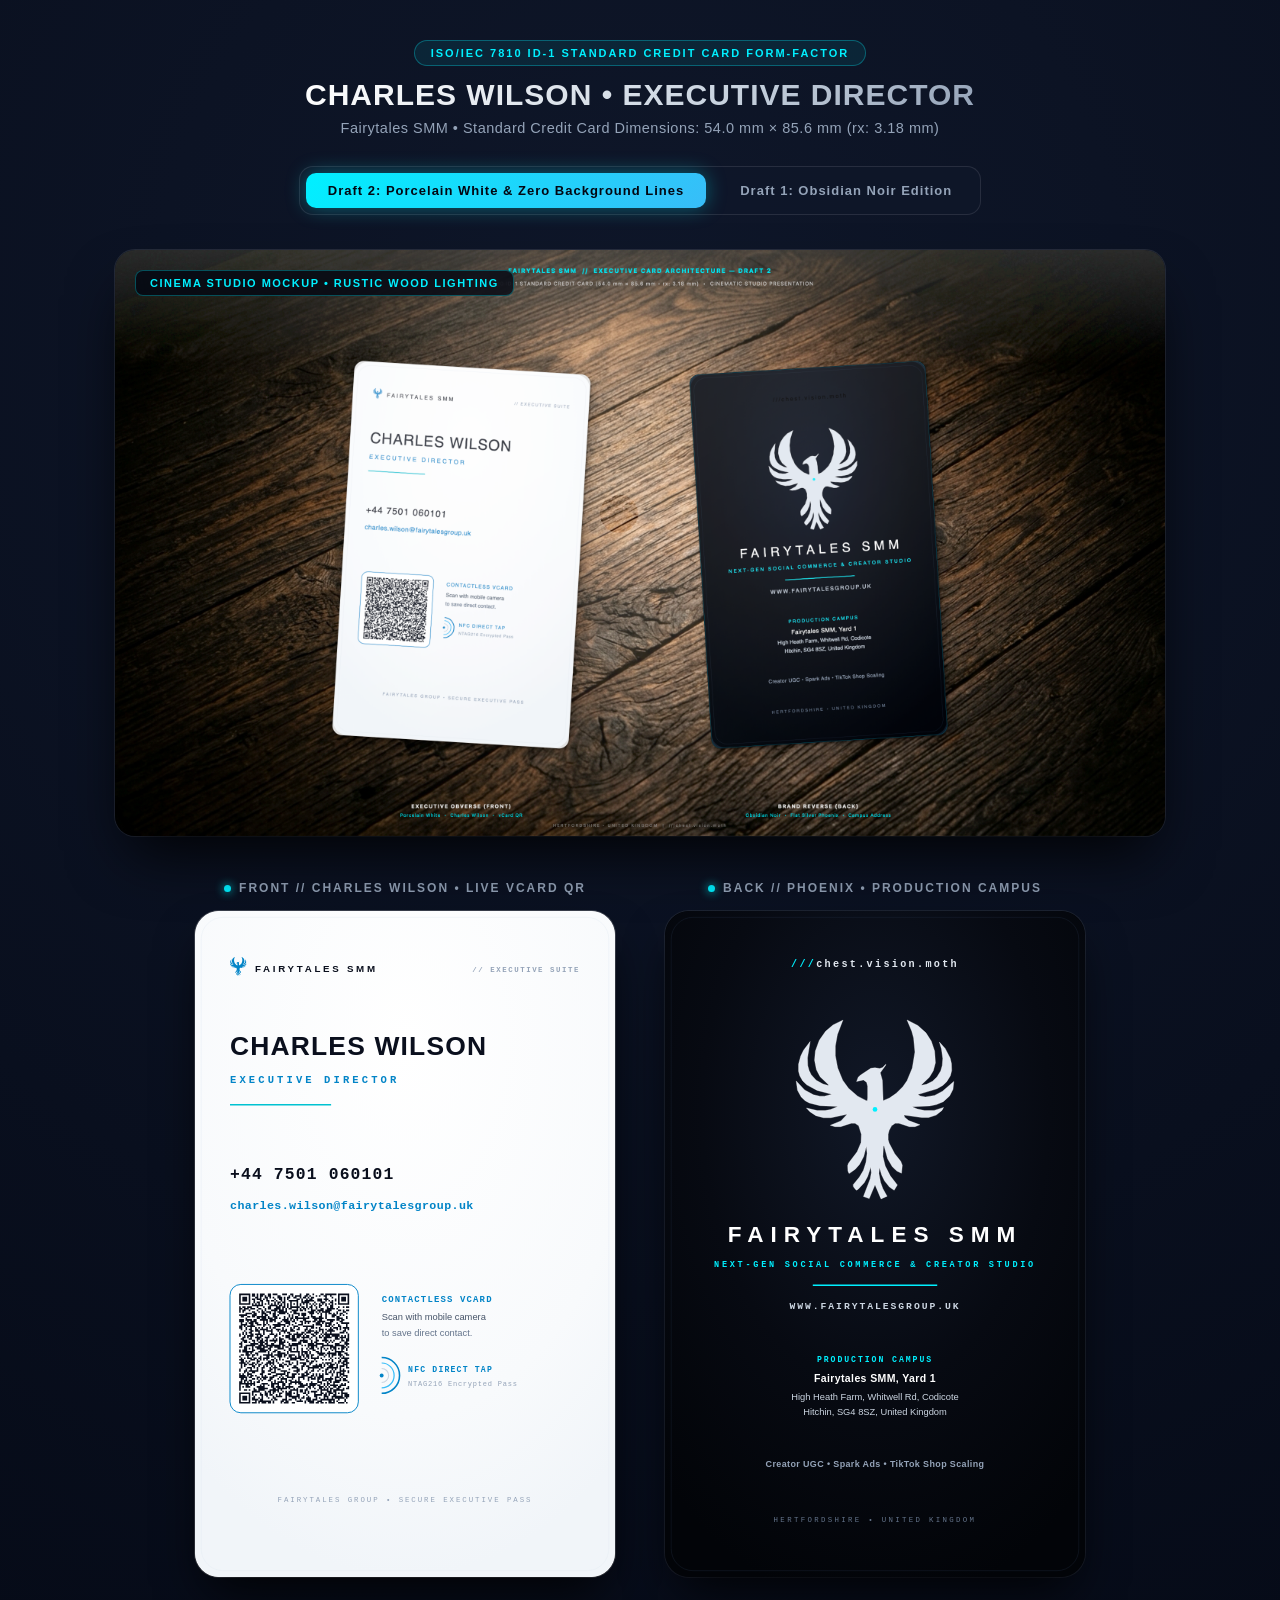
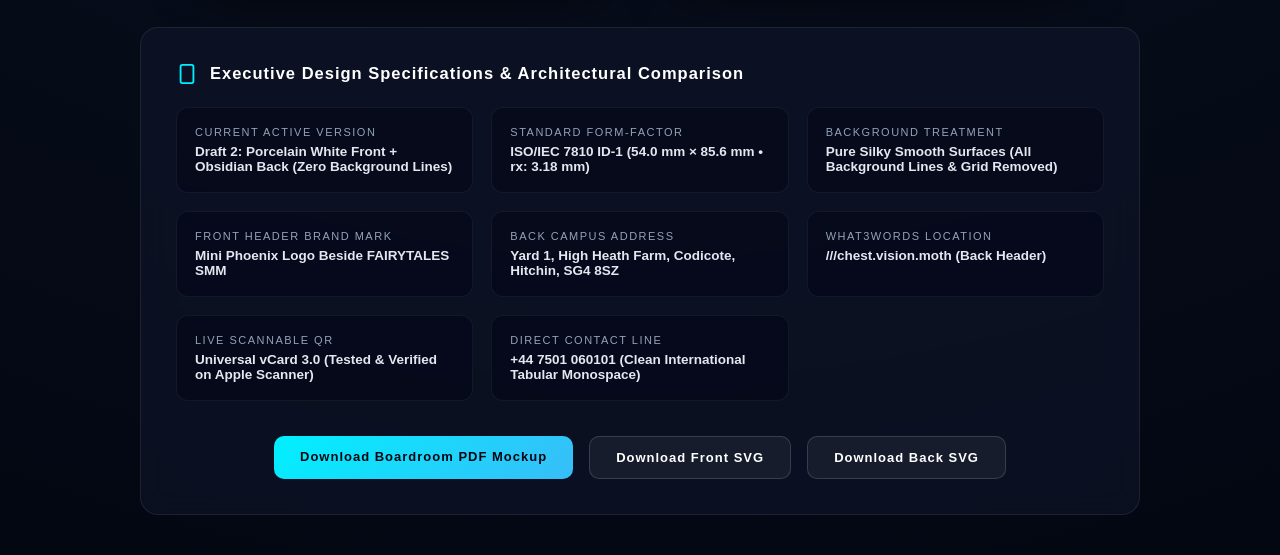
<file: assets/business_cards/fairytales_smm_business_card_preview.html>
<!DOCTYPE html>
<html lang="en">
<head>
  <meta charset="UTF-8">
  <meta name="viewport" content="width=device-width, initial-scale=1.0">
  <title>Fairytales SMM // Executive Card Showcase & Cinema Mockup (Draft 2)</title>
  <style>
    :root {
      --bg: #030712;
      --card-bg: #070a12;
      --accent: #00f0ff;
      --silver: #e2e8f0;
      --text: #f8fafc;
      --text-muted: #94a3b8;
    }

    * {
      box-sizing: border-box;
      margin: 0;
      padding: 0;
    }

    body {
      background: radial-gradient(circle at 50% 15%, #0f172a 0%, #030712 100%);
      font-family: -apple-system, BlinkMacSystemFont, "Segoe UI", Roboto, Helvetica, Arial, sans-serif;
      color: var(--text);
      min-height: 100vh;
      display: flex;
      flex-direction: column;
      align-items: center;
      padding: 40px 20px;
    }

    header {
      text-align: center;
      margin-bottom: 30px;
    }

    .badge {
      display: inline-block;
      padding: 6px 16px;
      background: rgba(0, 240, 255, 0.08);
      border: 1px solid rgba(0, 240, 255, 0.3);
      color: var(--accent);
      border-radius: 9999px;
      font-size: 11px;
      font-weight: 700;
      letter-spacing: 2px;
      text-transform: uppercase;
      margin-bottom: 12px;
    }

    h1 {
      font-size: 30px;
      font-weight: 800;
      letter-spacing: 1px;
      margin-bottom: 8px;
      background: linear-gradient(135deg, #ffffff 0%, #cbd5e1 60%, #94a3b8 100%);
      -webkit-background-clip: text;
      -webkit-text-fill-color: transparent;
    }

    p.subtitle {
      color: var(--text-muted);
      font-size: 14.5px;
      letter-spacing: 0.5px;
    }

    /* Tab Switcher */
    .tab-container {
      display: flex;
      gap: 12px;
      margin-bottom: 35px;
      background: rgba(15, 23, 42, 0.8);
      padding: 6px;
      border-radius: 14px;
      border: 1px solid rgba(255, 255, 255, 0.1);
    }

    .tab-btn {
      padding: 10px 22px;
      border-radius: 10px;
      font-size: 13px;
      font-weight: 700;
      letter-spacing: 1px;
      border: none;
      cursor: pointer;
      transition: all 0.25s ease;
      background: transparent;
      color: var(--text-muted);
    }

    .tab-btn.active {
      background: linear-gradient(135deg, #00f0ff 0%, #38bdf8 100%);
      color: #030712;
      box-shadow: 0 0 20px rgba(0, 240, 255, 0.35);
    }

    .tab-btn:hover:not(.active) {
      color: #ffffff;
      background: rgba(255, 255, 255, 0.05);
    }

    /* Cinema Mockup Banner */
    .mockup-hero-container {
      max-width: 1050px;
      width: 100%;
      margin-bottom: 45px;
      border-radius: 20px;
      overflow: hidden;
      box-shadow: 0 30px 60px -15px rgba(0, 0, 0, 0.9),
                  0 0 0 1px rgba(255, 255, 255, 0.1);
      position: relative;
    }

    .mockup-hero-container img {
      width: 100%;
      height: auto;
      display: block;
    }

    .mockup-badge {
      position: absolute;
      top: 20px;
      left: 20px;
      background: rgba(3, 7, 18, 0.8);
      backdrop-filter: blur(10px);
      border: 1px solid rgba(0, 240, 255, 0.3);
      color: var(--accent);
      padding: 6px 14px;
      border-radius: 8px;
      font-size: 11px;
      font-weight: 700;
      letter-spacing: 1.5px;
      text-transform: uppercase;
    }

    .showcase-grid {
      display: flex;
      flex-wrap: wrap;
      gap: 50px;
      justify-content: center;
      max-width: 1050px;
      width: 100%;
      margin-bottom: 50px;
    }

    .card-container {
      flex: 1 1 360px;
      max-width: 420px;
      display: flex;
      flex-direction: column;
      align-items: center;
    }

    .card-label {
      font-size: 12px;
      font-weight: 700;
      letter-spacing: 2px;
      color: var(--text-muted);
      text-transform: uppercase;
      margin-bottom: 16px;
      display: flex;
      align-items: center;
      gap: 8px;
    }

    .card-label span {
      width: 7px;
      height: 7px;
      border-radius: 50%;
      background: var(--accent);
      box-shadow: 0 0 10px var(--accent);
    }

    .card-wrapper {
      width: 100%;
      aspect-ratio: 540 / 856;
      border-radius: 24px;
      box-shadow: 0 25px 50px -12px rgba(0, 0, 0, 0.8),
                  0 0 0 1px rgba(255, 255, 255, 0.08);
      overflow: hidden;
      transition: transform 0.4s cubic-bezier(0.16, 1, 0.3, 1), box-shadow 0.4s ease;
      background: #020408;
      position: relative;
    }

    .card-wrapper.white-surface {
      background: #ffffff;
      box-shadow: 0 25px 50px -12px rgba(0, 0, 0, 0.85),
                  0 0 0 1px rgba(255, 255, 255, 0.2);
    }

    .card-wrapper:hover {
      transform: translateY(-8px) scale(1.02);
      box-shadow: 0 35px 70px -15px rgba(0, 0, 0, 0.9),
                  0 0 0 1px rgba(0, 240, 255, 0.35);
    }

    .card-wrapper object {
      width: 100%;
      height: 100%;
      display: block;
      pointer-events: none;
    }

    .specs-panel {
      max-width: 1000px;
      width: 100%;
      background: rgba(15, 23, 42, 0.6);
      border: 1px solid rgba(255, 255, 255, 0.08);
      border-radius: 18px;
      padding: 35px;
      backdrop-filter: blur(14px);
    }

    .specs-title {
      font-size: 16.5px;
      font-weight: 700;
      letter-spacing: 1px;
      margin-bottom: 22px;
      color: #fff;
      display: flex;
      align-items: center;
      gap: 12px;
    }

    .specs-grid {
      display: grid;
      grid-template-columns: repeat(auto-fit, minmax(220px, 1fr));
      gap: 18px;
    }

    .spec-item {
      background: rgba(2, 6, 23, 0.55);
      border: 1px solid rgba(255, 255, 255, 0.06);
      border-radius: 12px;
      padding: 18px;
    }

    .spec-key {
      font-size: 11px;
      text-transform: uppercase;
      letter-spacing: 1.5px;
      color: var(--text-muted);
      margin-bottom: 6px;
    }

    .spec-val {
      font-size: 13.5px;
      font-weight: 600;
      color: #e2e8f0;
      word-break: break-word;
    }

    .actions {
      margin-top: 35px;
      display: flex;
      gap: 16px;
      justify-content: center;
      flex-wrap: wrap;
    }

    .btn {
      padding: 13px 26px;
      border-radius: 10px;
      font-size: 13px;
      font-weight: 700;
      letter-spacing: 1px;
      text-decoration: none;
      transition: all 0.25s ease;
      cursor: pointer;
    }

    .btn-primary {
      background: linear-gradient(135deg, #00f0ff 0%, #38bdf8 100%);
      color: #030712;
      border: none;
    }

    .btn-primary:hover {
      box-shadow: 0 0 25px rgba(0, 240, 255, 0.4);
      transform: translateY(-2px);
    }

    .btn-secondary {
      background: rgba(255, 255, 255, 0.05);
      color: #fff;
      border: 1px solid rgba(255, 255, 255, 0.15);
    }

    .btn-secondary:hover {
      background: rgba(255, 255, 255, 0.1);
    }
  </style>
</head>
<body>

  <header>
    <div class="badge">ISO/IEC 7810 ID-1 Standard Credit Card Form-Factor</div>
    <h1>CHARLES WILSON • EXECUTIVE DIRECTOR</h1>
    <p class="subtitle">Fairytales SMM • Standard Credit Card Dimensions: 54.0 mm × 85.6 mm (rx: 3.18 mm)</p>
  </header>

  <!-- Interactive Version Switcher -->
  <div class="tab-container">
    <button class="tab-btn active" id="btnDraft2" onclick="switchVersion('draft2')">Draft 2: Porcelain White &amp; Zero Background Lines</button>
    <button class="tab-btn" id="btnDraft1" onclick="switchVersion('draft1')">Draft 1: Obsidian Noir Edition</button>
  </div>

  <!-- Cinema Quality Studio Lighting Mockup -->
  <div class="mockup-hero-container">
    <div class="mockup-badge">Cinema Studio Mockup • Rustic Wood Lighting</div>
    <img src="fairytales_smm_card_mockup_draft2.png" alt="Fairytales SMM Cinema Quality Card Mockup on Rustic Wood">
  </div>

  <main class="showcase-grid">
    <!-- FRONT OF CARD -->
    <div class="card-container">
      <div class="card-label" id="frontLabel"><span></span> Front // Charles Wilson • Live vCard QR</div>
      <div class="card-wrapper white-surface" id="frontWrapper">
        <object id="frontObject" data="draft2_white/fairytales_smm_card_front_white.svg" type="image/svg+xml"></object>
      </div>
    </div>

    <!-- BACK OF CARD -->
    <div class="card-container">
      <div class="card-label" id="backLabel"><span></span> Back // Phoenix • Production Campus</div>
      <div class="card-wrapper" id="backWrapper">
        <object id="backObject" data="draft2_white/fairytales_smm_card_back_obsidian.svg" type="image/svg+xml"></object>
      </div>
    </div>
  </main>

  <section class="specs-panel">
    <div class="specs-title">
      <svg width="22" height="22" viewBox="0 0 24 24" fill="none" stroke="#00f0ff" stroke-width="2">
        <rect x="5" y="2" width="14" height="20" rx="2"></rect>
        <line x1="12" y1="18" x2="12.01" y2="18"></line>
      </svg>
      Executive Design Specifications &amp; Architectural Comparison
    </div>

    <div class="specs-grid">
      <div class="spec-item">
        <div class="spec-key">Current Active Version</div>
        <div class="spec-val" id="specVersionName">Draft 2: Porcelain White Front + Obsidian Back (Zero Background Lines)</div>
      </div>
      <div class="spec-item">
        <div class="spec-key">Standard Form-Factor</div>
        <div class="spec-val">ISO/IEC 7810 ID-1 (54.0 mm × 85.6 mm • rx: 3.18 mm)</div>
      </div>
      <div class="spec-item">
        <div class="spec-key">Background Treatment</div>
        <div class="spec-val">Pure Silky Smooth Surfaces (All Background Lines &amp; Grid Removed)</div>
      </div>
      <div class="spec-item">
        <div class="spec-key">Front Header Brand Mark</div>
        <div class="spec-val">Mini Phoenix Logo Beside FAIRYTALES SMM</div>
      </div>
      <div class="spec-item">
        <div class="spec-key">Back Campus Address</div>
        <div class="spec-val">Yard 1, High Heath Farm, Codicote, Hitchin, SG4 8SZ</div>
      </div>
      <div class="spec-item">
        <div class="spec-key">what3words Location</div>
        <div class="spec-val">///chest.vision.moth (Back Header)</div>
      </div>
      <div class="spec-item">
        <div class="spec-key">Live Scannable QR</div>
        <div class="spec-val">Universal vCard 3.0 (Tested &amp; Verified on Apple Scanner)</div>
      </div>
      <div class="spec-item">
        <div class="spec-key">Direct Contact Line</div>
        <div class="spec-val">+44 7501 060101 (Clean International Tabular Monospace)</div>
      </div>
    </div>

    <div class="actions">
      <a href="../../Fairytales_SMM_Executive_Card_Mockup_Draft2.pdf" download class="btn btn-primary">Download Boardroom PDF Mockup</a>
      <a id="btnDlFront" href="draft2_white/fairytales_smm_card_front_white.svg" download class="btn btn-secondary">Download Front SVG</a>
      <a id="btnDlBack" href="draft2_white/fairytales_smm_card_back_obsidian.svg" download class="btn btn-secondary">Download Back SVG</a>
    </div>
  </section>

  <script>
    function switchVersion(ver) {
      const btnD1 = document.getElementById('btnDraft1');
      const btnD2 = document.getElementById('btnDraft2');
      const frontObj = document.getElementById('frontObject');
      const backObj = document.getElementById('backObject');
      const frontWrap = document.getElementById('frontWrapper');
      const specName = document.getElementById('specVersionName');
      const dlFront = document.getElementById('btnDlFront');
      const dlBack = document.getElementById('btnDlBack');

      if (ver === 'draft1') {
        btnD1.classList.add('active');
        btnD2.classList.remove('active');
        frontObj.data = 'draft1_obsidian/fairytales_smm_card_front_obsidian.svg';
        backObj.data = 'draft1_obsidian/fairytales_smm_card_back_obsidian.svg';
        frontWrap.classList.remove('white-surface');
        specName.innerText = 'Draft 1: Obsidian Noir Edition (Both Faces Matte Dark)';
        dlFront.href = 'draft1_obsidian/fairytales_smm_card_front_obsidian.svg';
        dlBack.href = 'draft1_obsidian/fairytales_smm_card_back_obsidian.svg';
      } else {
        btnD2.classList.add('active');
        btnD1.classList.remove('active');
        frontObj.data = 'draft2_white/fairytales_smm_card_front_white.svg';
        backObj.data = 'draft2_white/fairytales_smm_card_back_obsidian.svg';
        frontWrap.classList.add('white-surface');
        specName.innerText = 'Draft 2: Porcelain White Front + Obsidian Back (Zero Background Lines)';
        dlFront.href = 'draft2_white/fairytales_smm_card_front_white.svg';
        dlBack.href = 'draft2_white/fairytales_smm_card_back_obsidian.svg';
      }
    }
  </script>

</body>
</html>
</file>
